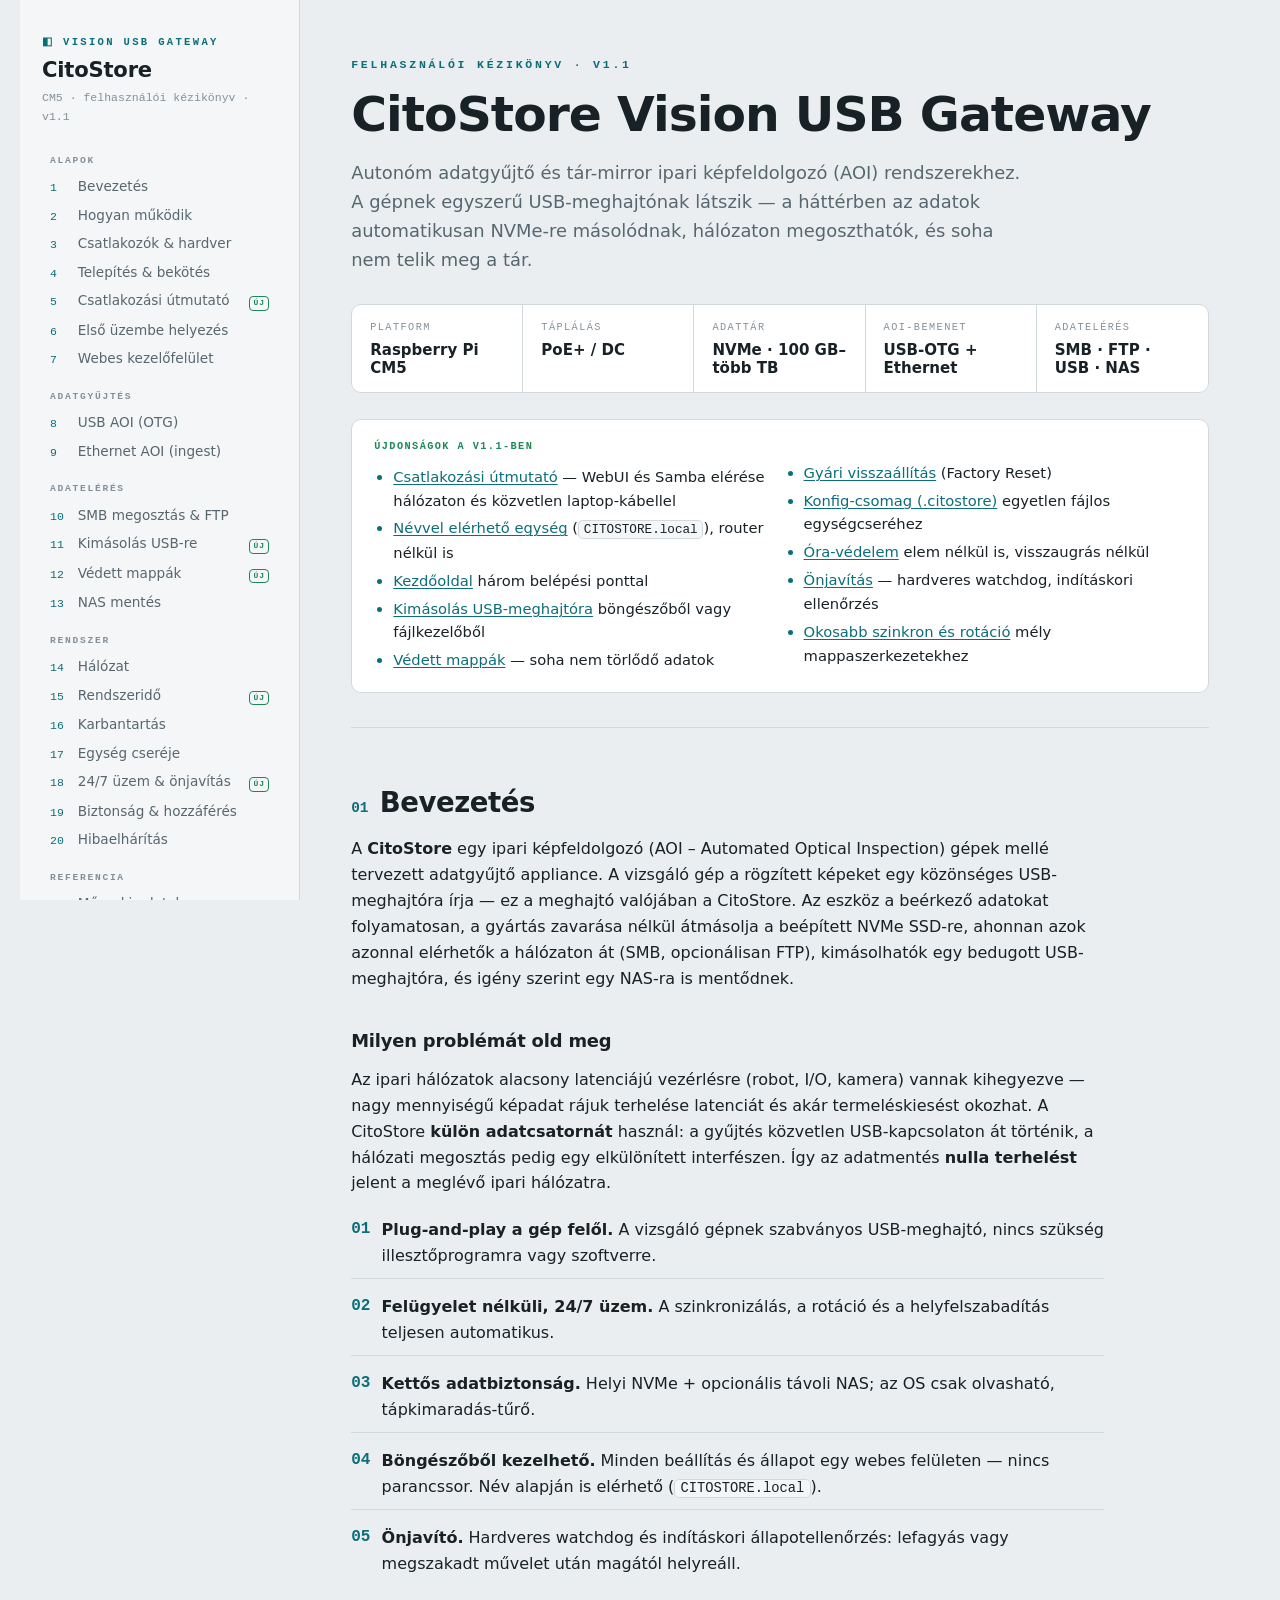
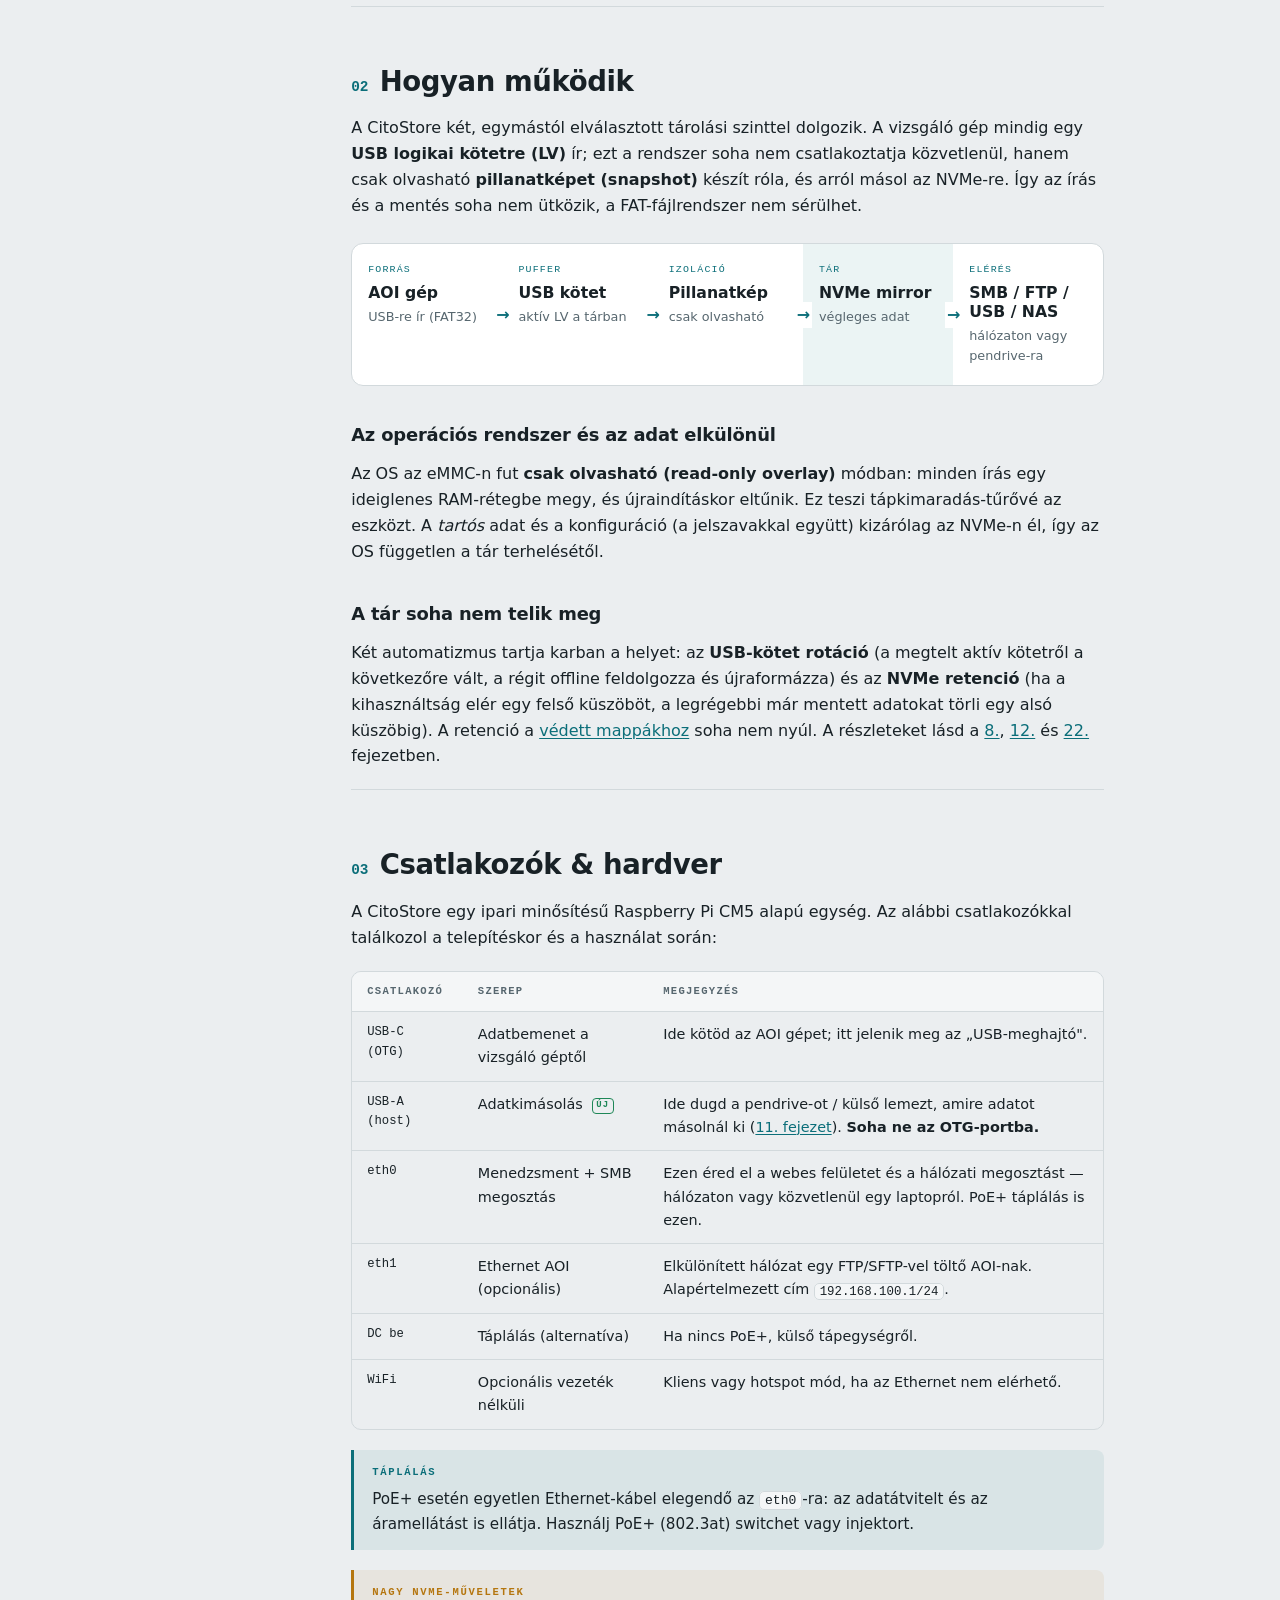
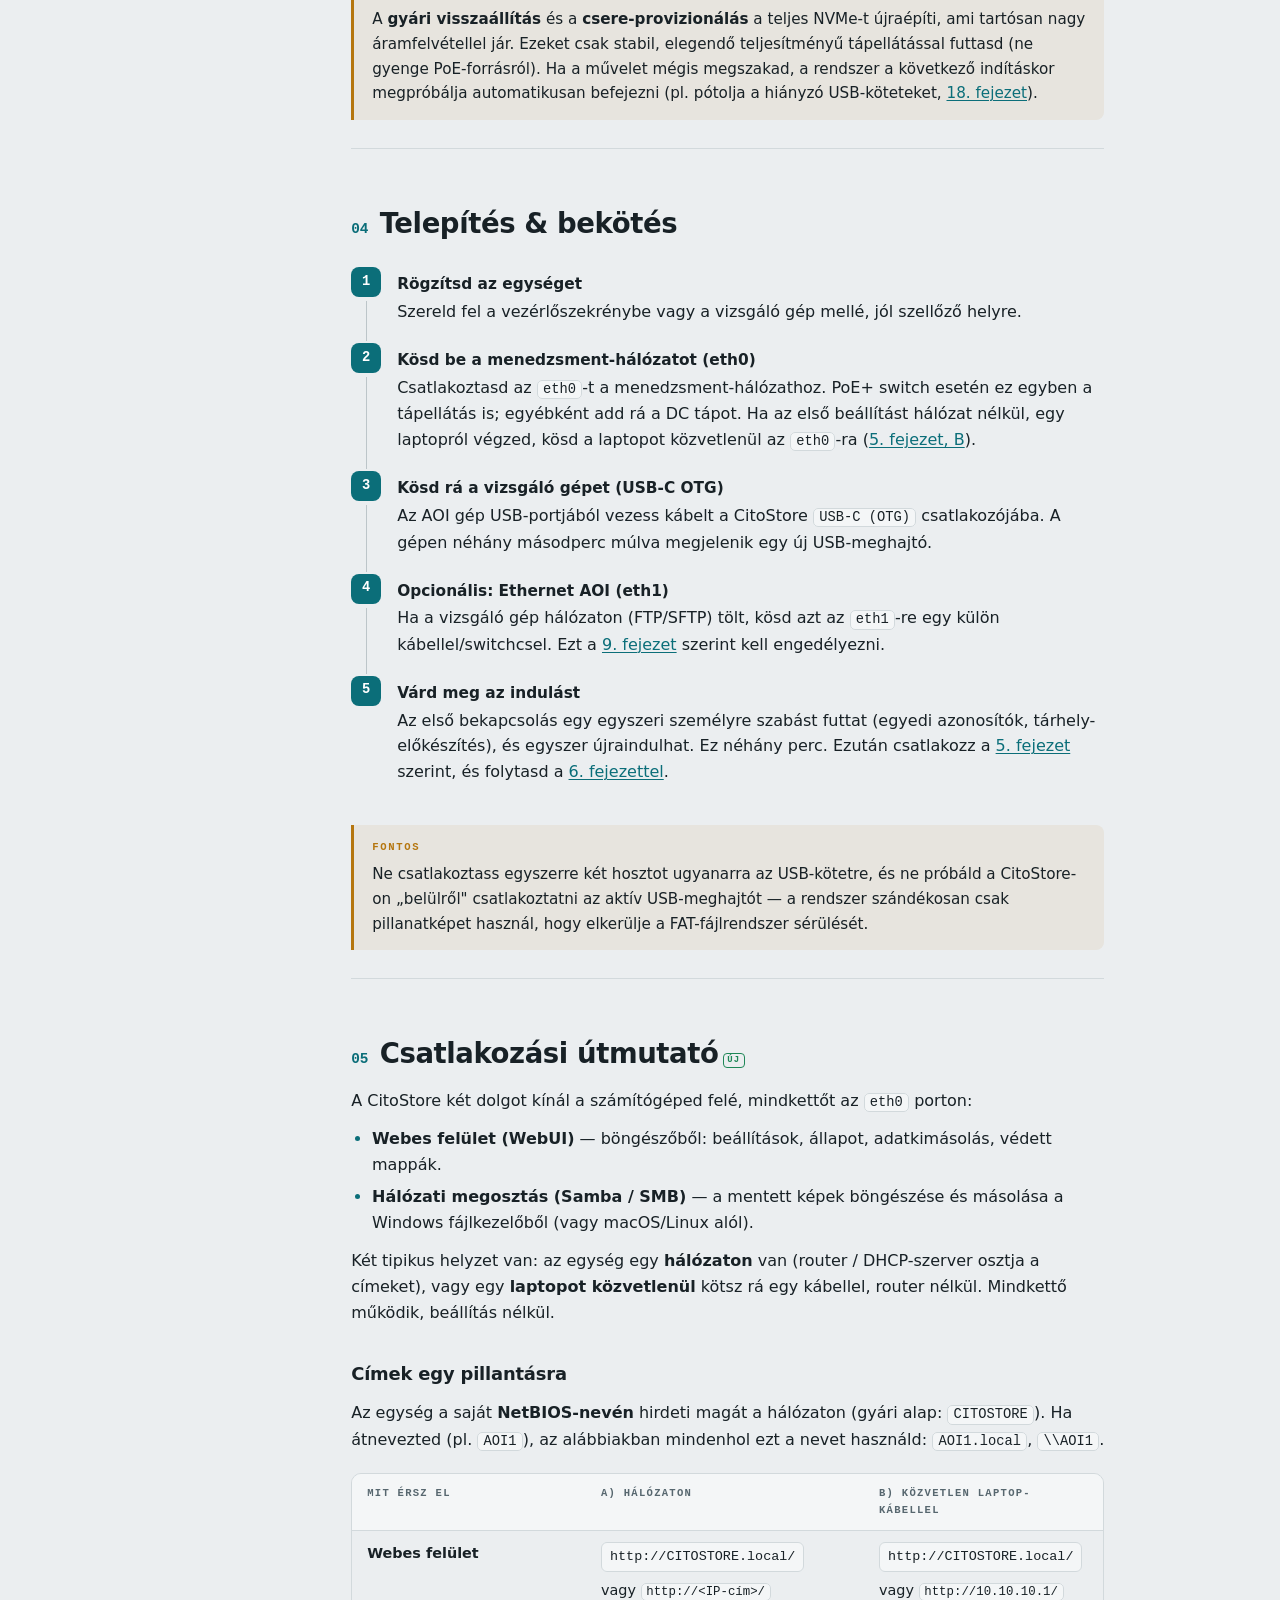
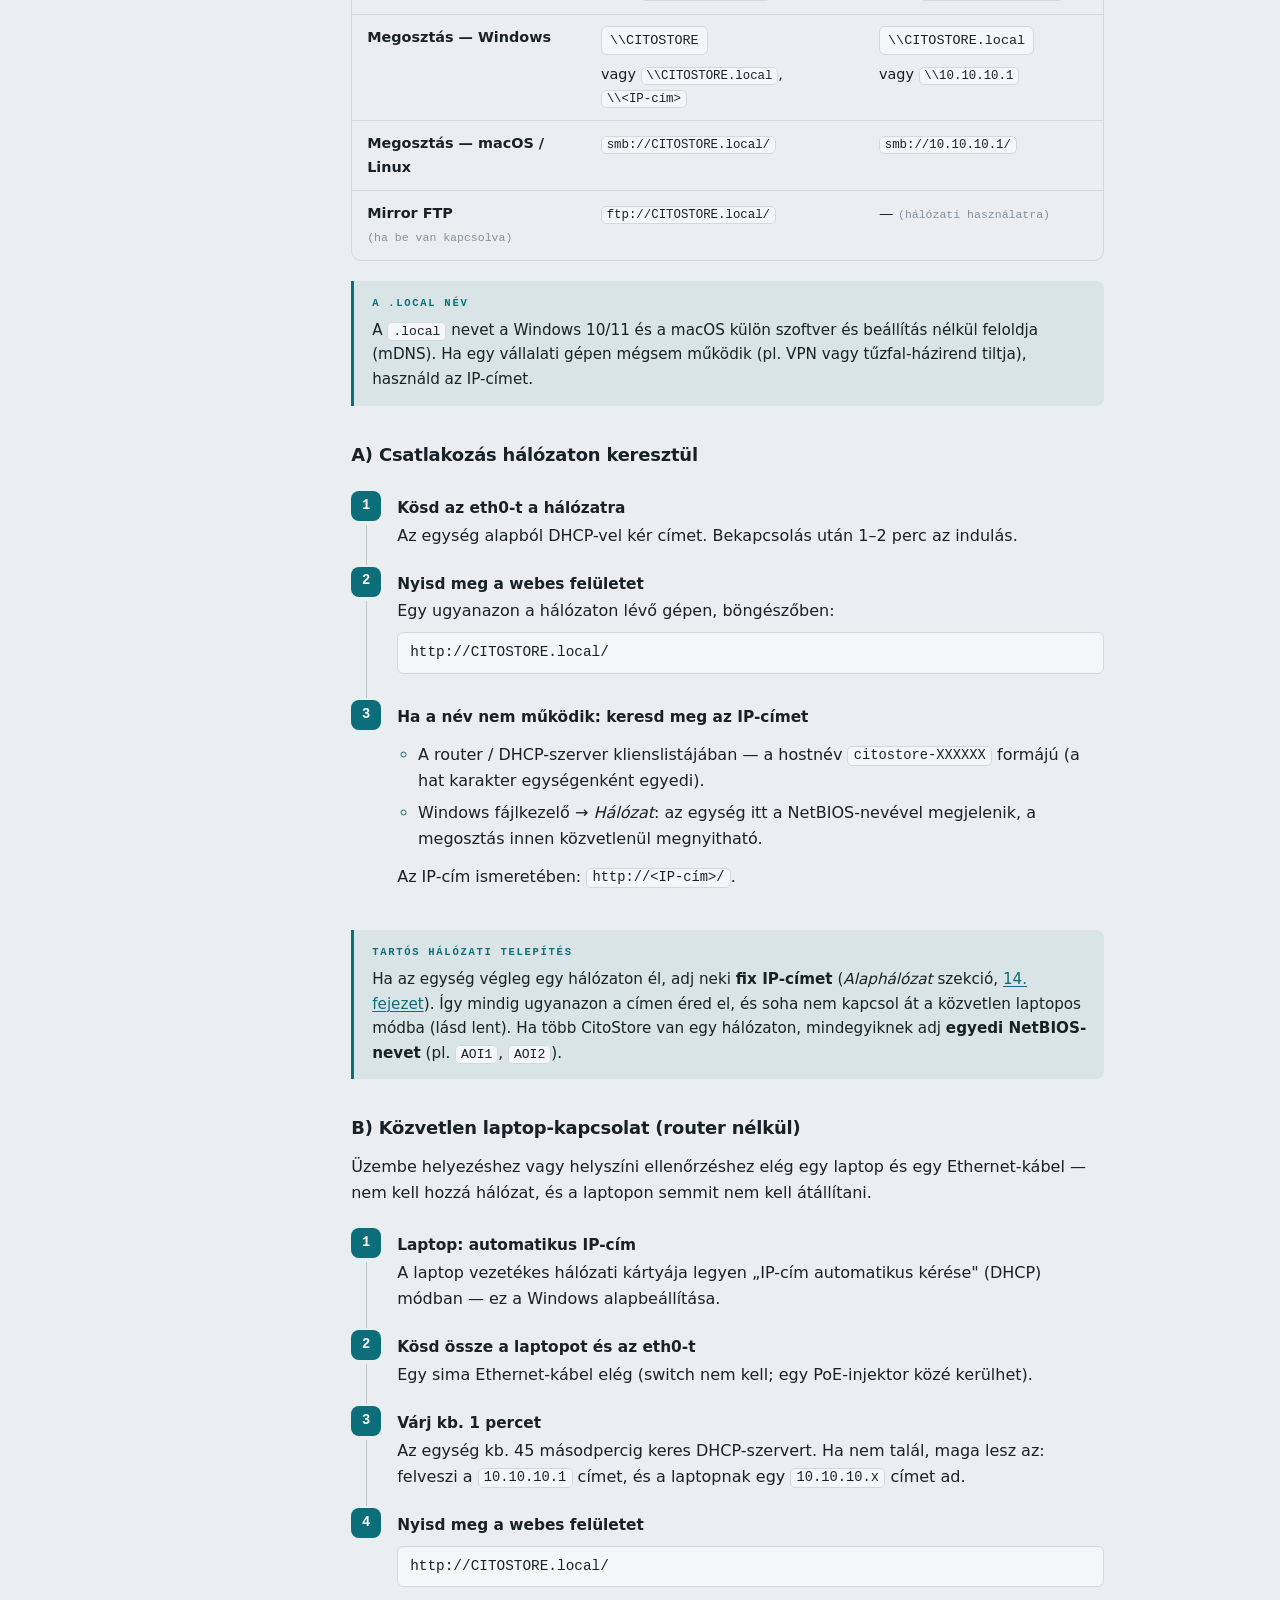
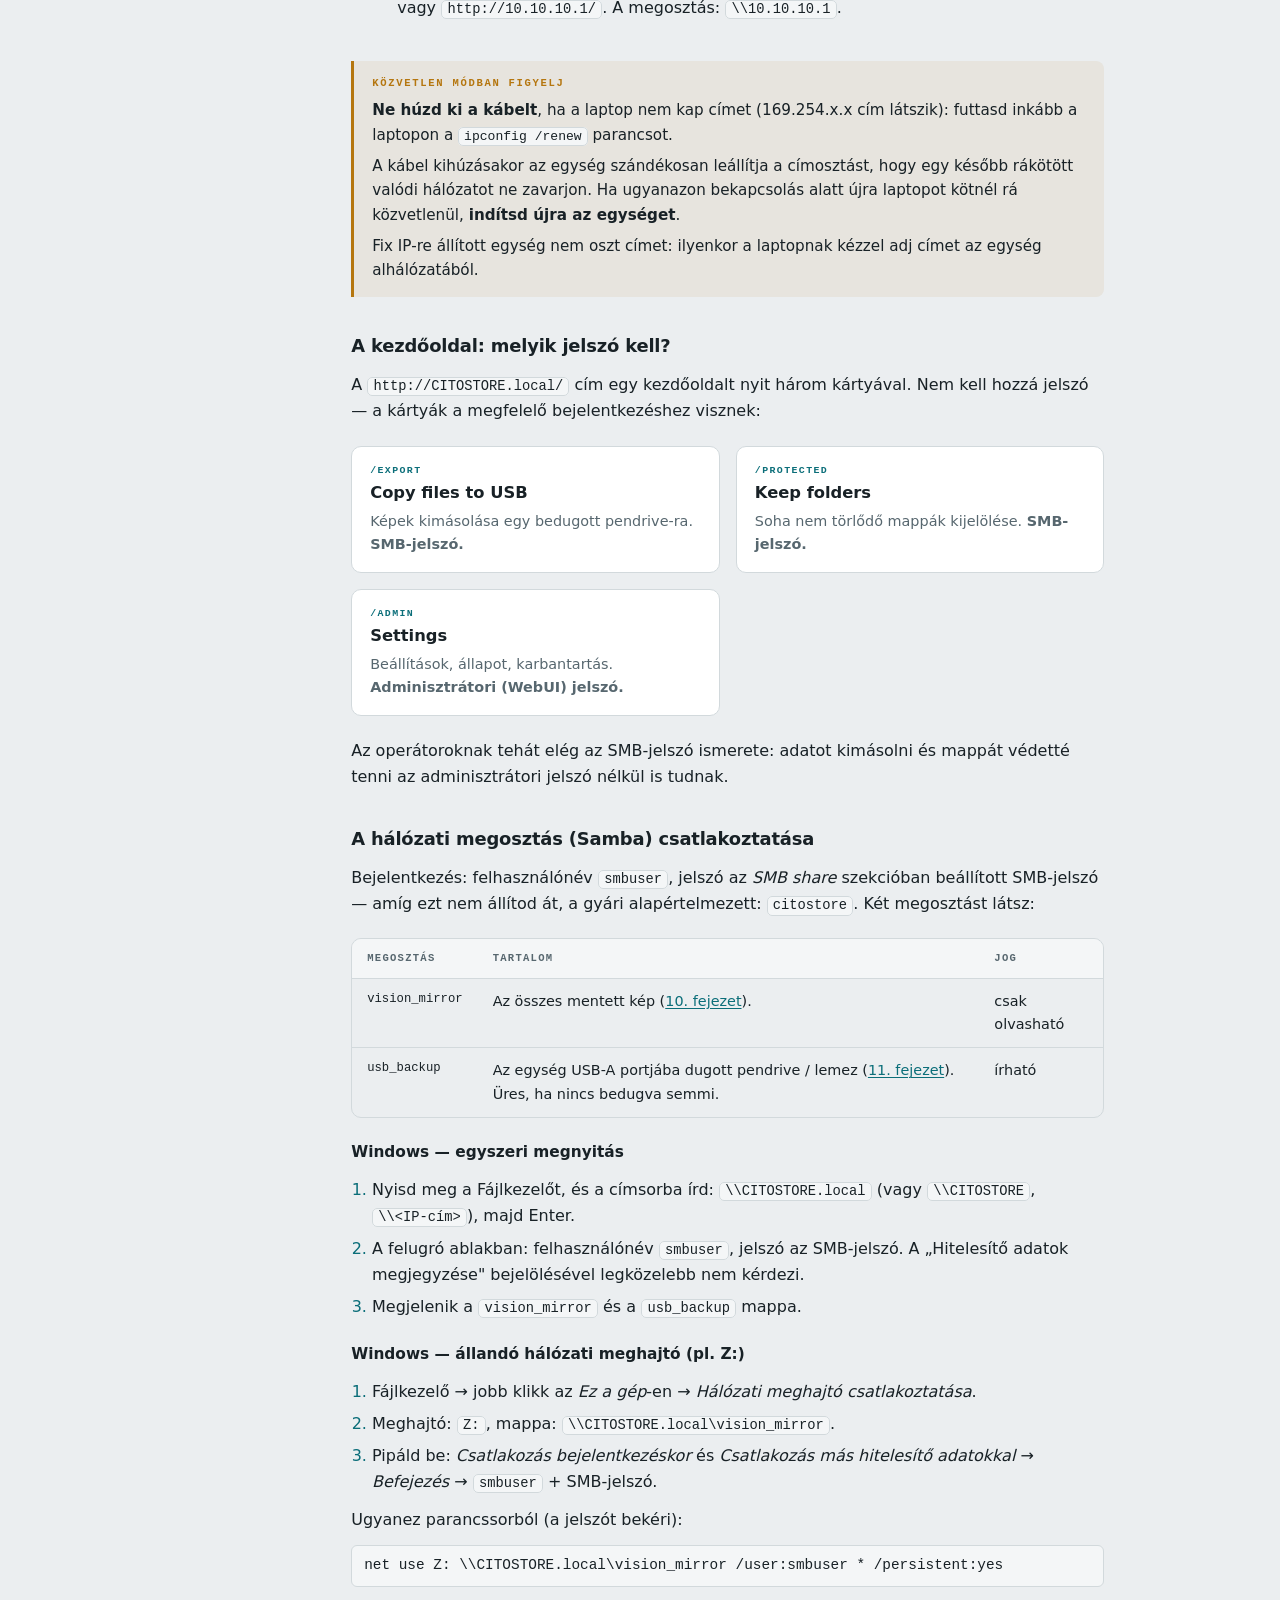
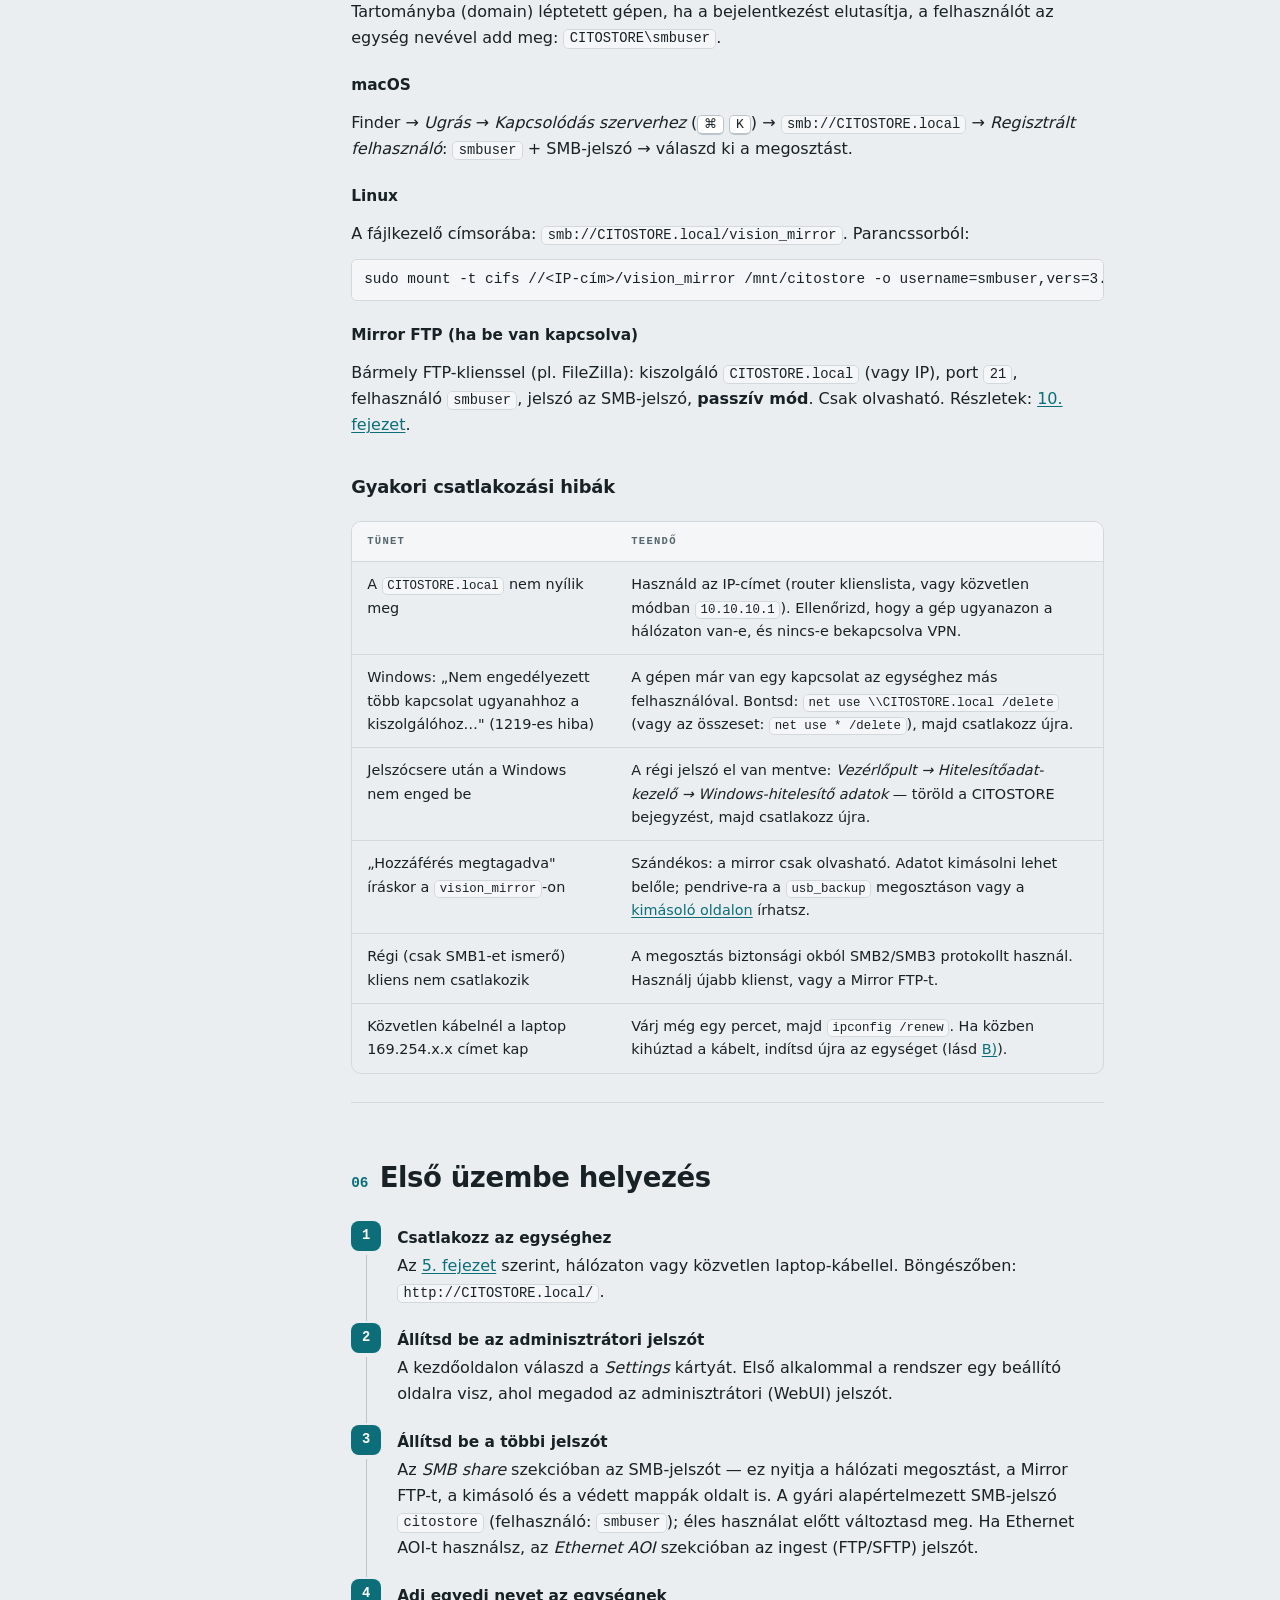
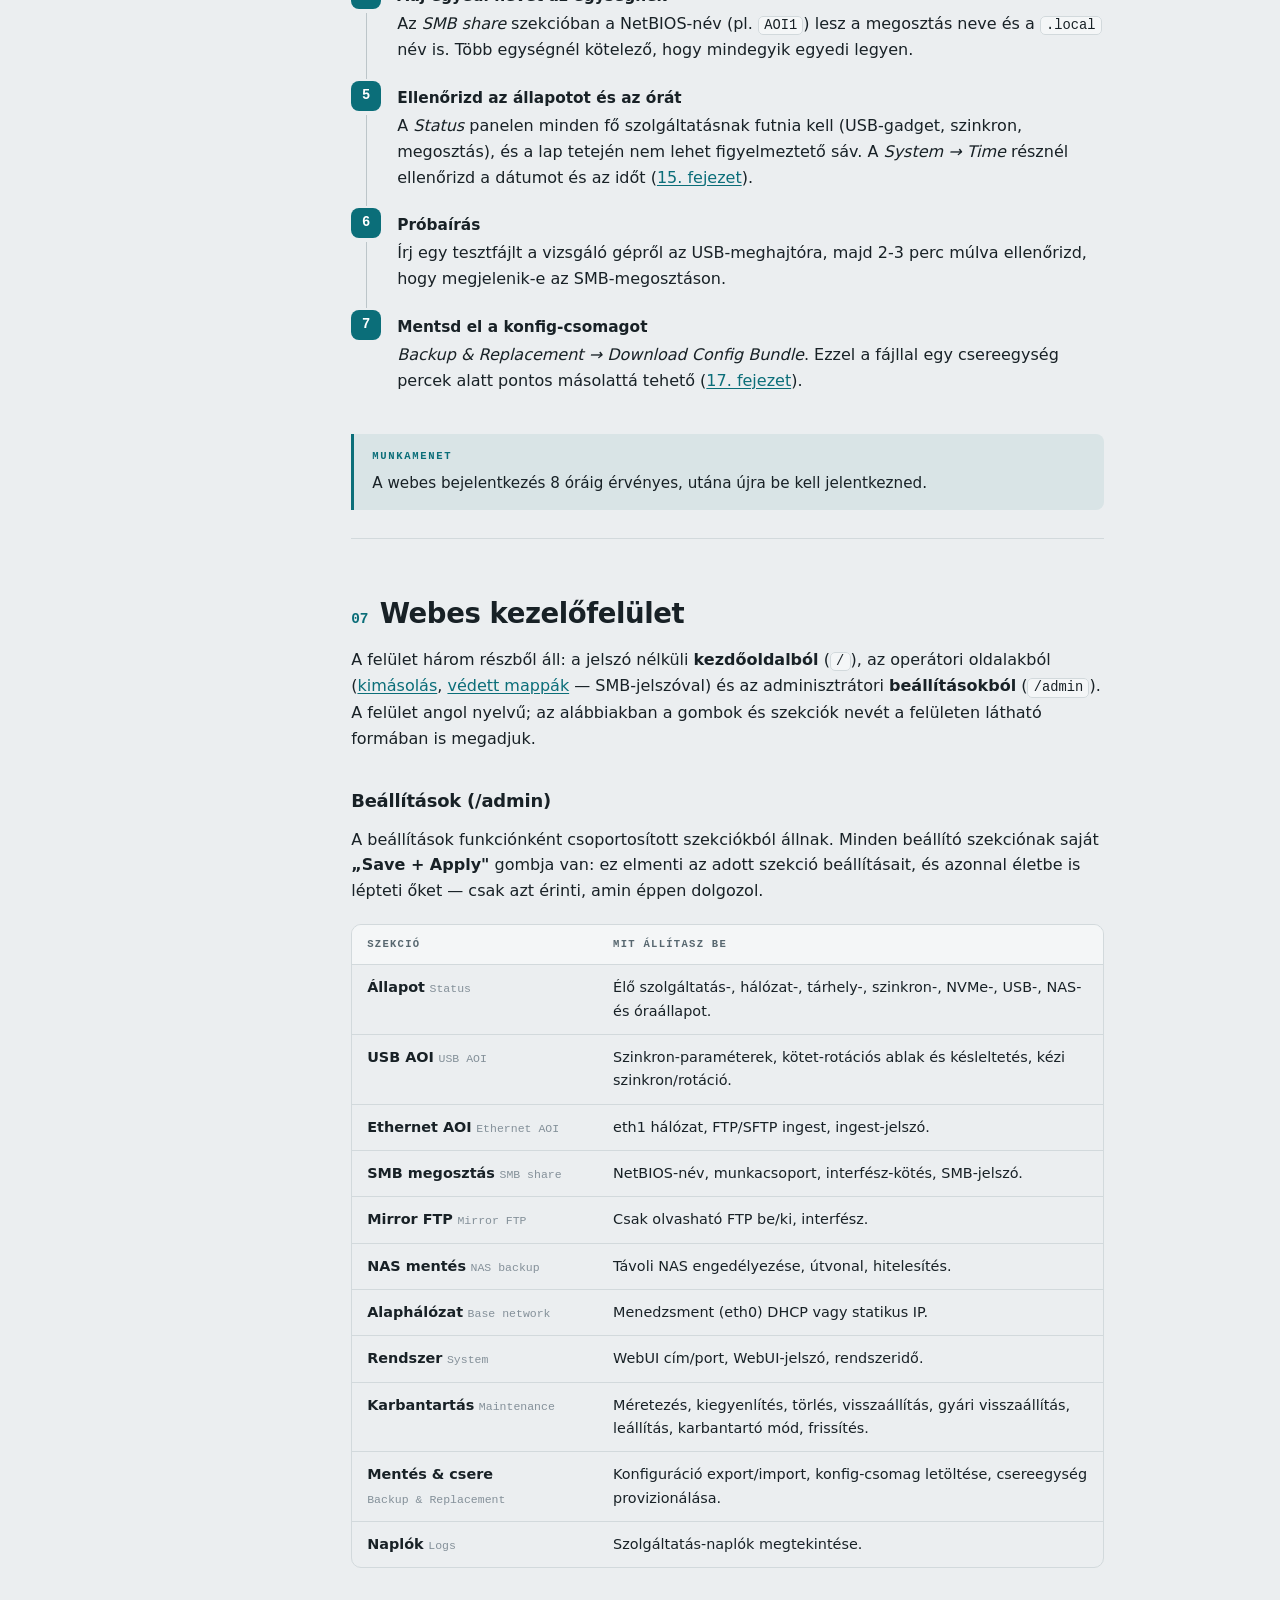
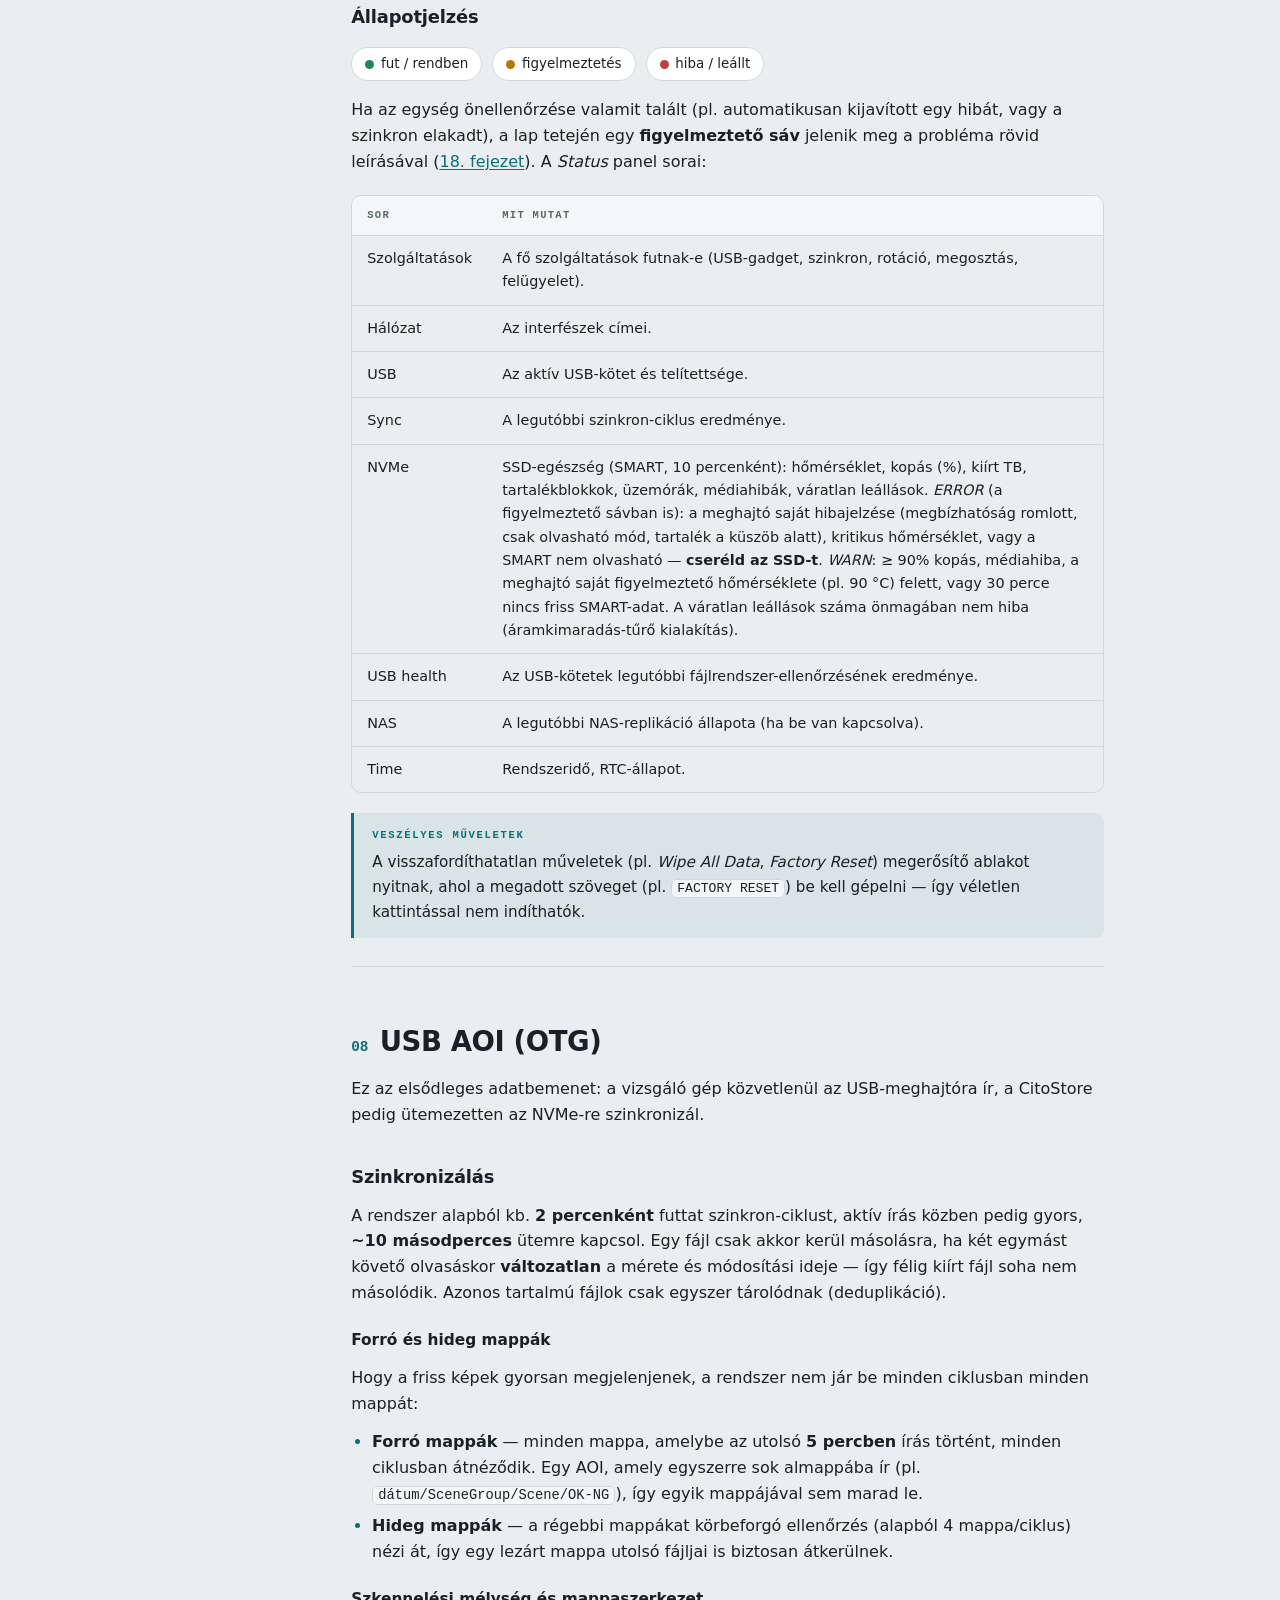
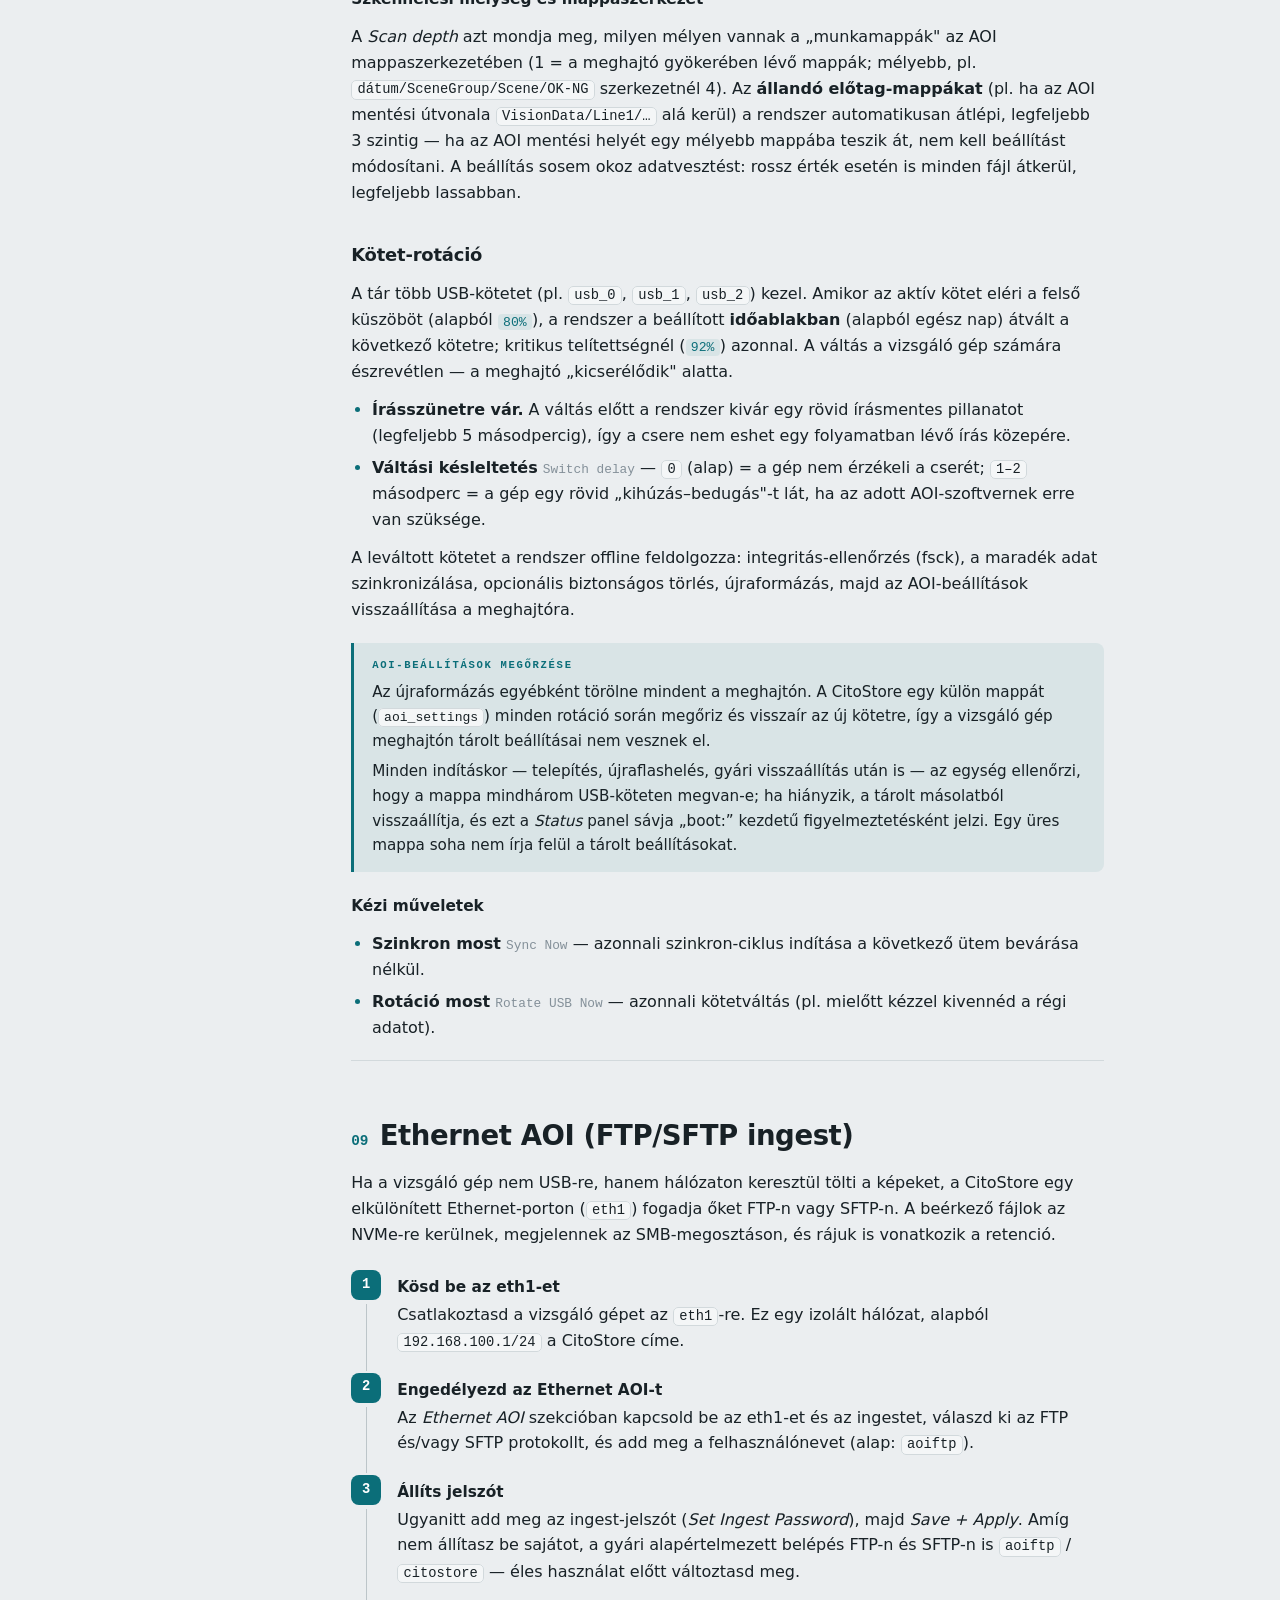
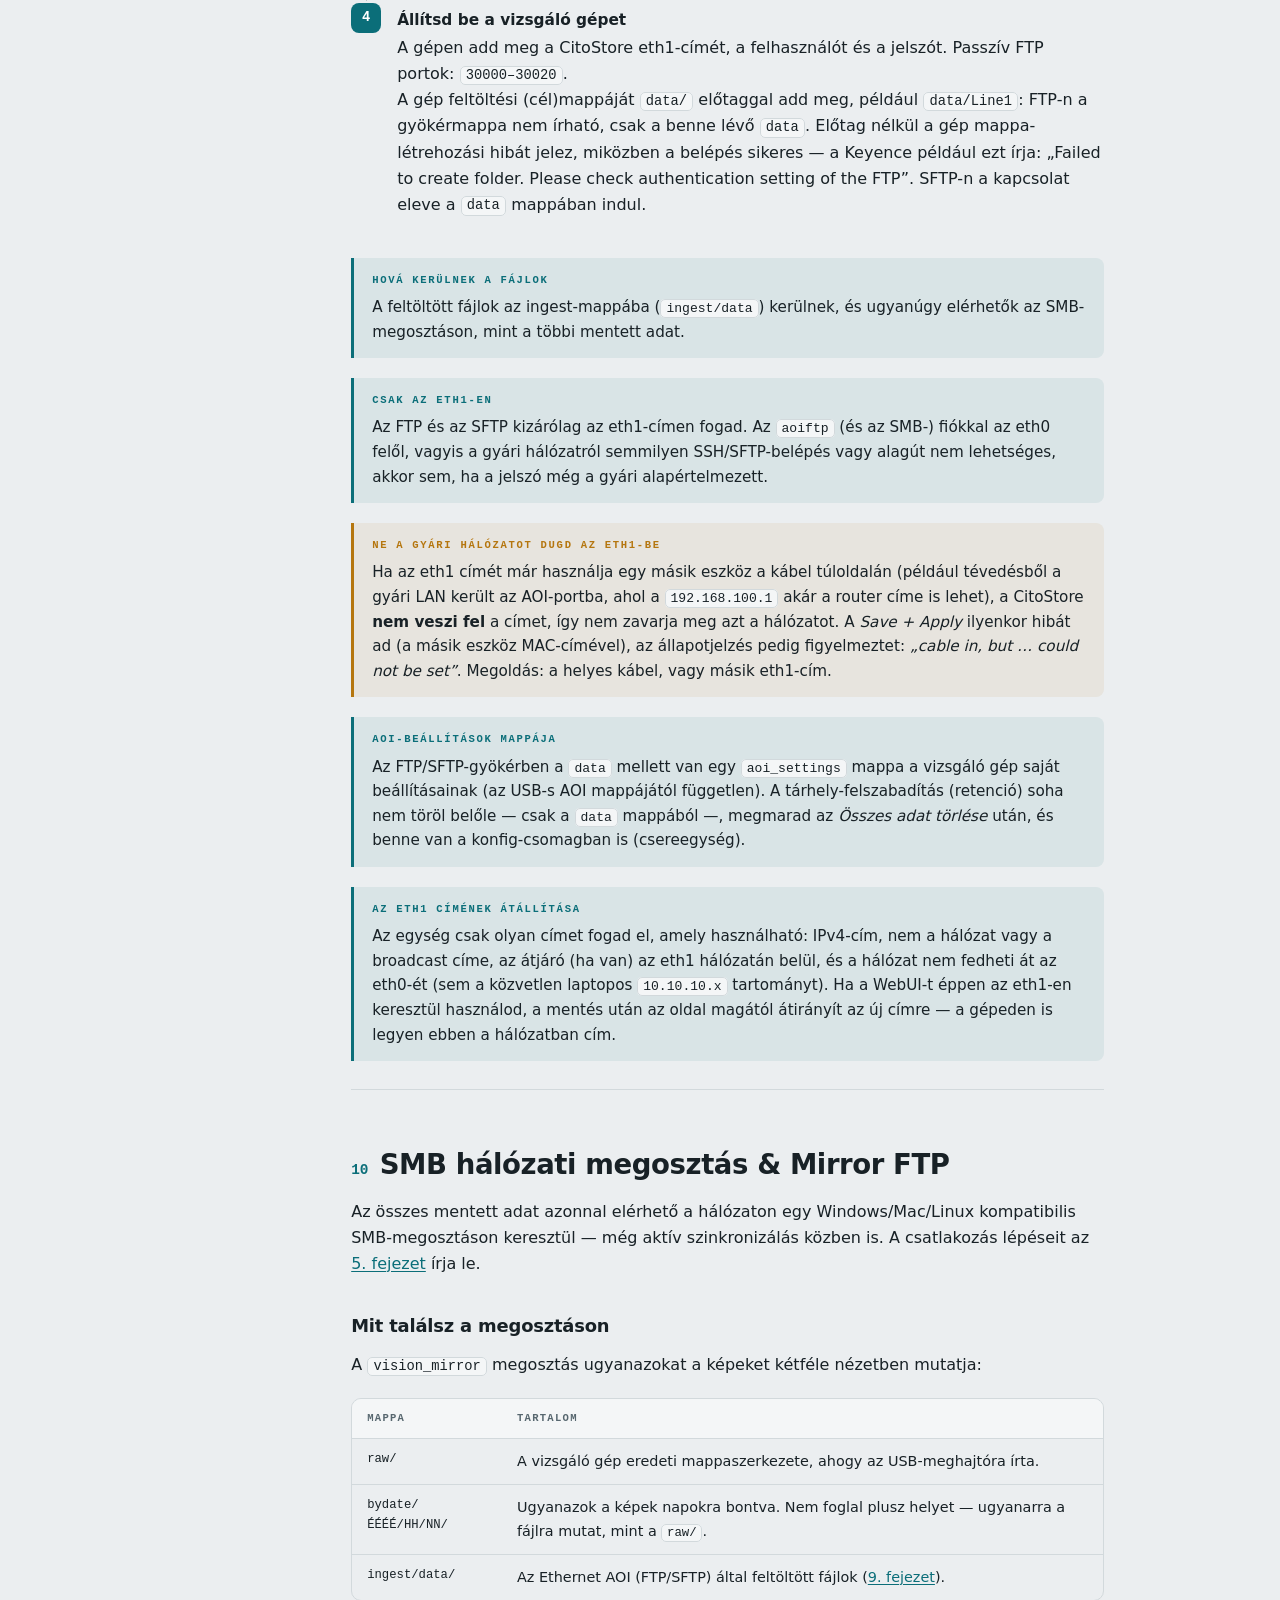
<file: CitoStore_Felhasznaloi_Kezikonyv.html>
<!doctype html>
<html lang="hu">
<head>
<meta charset="utf-8">
<meta name="viewport" content="width=device-width, initial-scale=1">
<title>CitoStore — Felhasználói kézikönyv</title>
<style>
  :root {
    --paper:#EBEEF0; --surface:#FFFFFF; --surface-2:#F4F6F7;
    --ink:#182126; --ink-soft:#57676F; --ink-faint:#849099;
    --accent:#0B6E79; --accent-soft:#0B6E7914; --accent-line:#0B6E7933;
    --line:#D2D9DC; --line-strong:#BCC5C9;
    --ok:#1E8757; --ok-bg:#1E875714;
    --warn:#B5760F; --warn-bg:#B5760F14;
    --crit:#BB4238; --crit-bg:#BB423814;
    --mono:ui-monospace,"Cascadia Code","Cascadia Mono","Consolas","Liberation Mono",monospace;
    --sans:"Segoe UI",system-ui,-apple-system,"Helvetica Neue",Arial,sans-serif;
    --maxw:74ch;
    --rail:280px;
  }
  @media (prefers-color-scheme:dark){
    :root{
      --paper:#0D1417; --surface:#131C21; --surface-2:#0F171B;
      --ink:#DCE4E7; --ink-soft:#93A2AA; --ink-faint:#63737B;
      --accent:#31AEBC; --accent-soft:#31AEBC1F; --accent-line:#31AEBC40;
      --line:#25333A; --line-strong:#31424A;
      --ok:#3FB983; --ok-bg:#3FB98318;
      --warn:#D9992E; --warn-bg:#D9992E18;
      --crit:#D96A60; --crit-bg:#D96A6018;
    }
  }
  :root[data-theme="light"]{
    --paper:#EBEEF0; --surface:#FFFFFF; --surface-2:#F4F6F7;
    --ink:#182126; --ink-soft:#57676F; --ink-faint:#849099;
    --accent:#0B6E79; --accent-soft:#0B6E7914; --accent-line:#0B6E7933;
    --line:#D2D9DC; --line-strong:#BCC5C9;
    --ok:#1E8757; --ok-bg:#1E875714; --warn:#B5760F; --warn-bg:#B5760F14;
    --crit:#BB4238; --crit-bg:#BB423814;
  }
  :root[data-theme="dark"]{
    --paper:#0D1417; --surface:#131C21; --surface-2:#0F171B;
    --ink:#DCE4E7; --ink-soft:#93A2AA; --ink-faint:#63737B;
    --accent:#31AEBC; --accent-soft:#31AEBC1F; --accent-line:#31AEBC40;
    --line:#25333A; --line-strong:#31424A;
    --ok:#3FB983; --ok-bg:#3FB98318; --warn:#D9992E; --warn-bg:#D9992E18;
    --crit:#D96A60; --crit-bg:#D96A6018;
  }

  *{box-sizing:border-box}
  html{scroll-behavior:smooth}
  @media (prefers-reduced-motion:reduce){html{scroll-behavior:auto}}
  body{margin:0;background:var(--paper);color:var(--ink);font-family:var(--sans);
    font-size:16px;line-height:1.62;-webkit-font-smoothing:antialiased;
    text-rendering:optimizeLegibility}

  .layout{display:grid;grid-template-columns:var(--rail) minmax(0,1fr);gap:0;
    max-width:1240px;margin:0 auto;align-items:start}

  /* ---- Sidebar ---- */
  .rail{position:sticky;top:0;height:100vh;overflow-y:auto;padding:34px 22px 40px;
    border-right:1px solid var(--line);background:var(--surface-2)}
  .brand{display:flex;flex-direction:column;gap:2px;margin-bottom:26px}
  .brand .glyph{font-family:var(--mono);font-size:.66rem;letter-spacing:.22em;
    color:var(--accent);font-weight:600}
  .brand .name{font-size:1.32rem;font-weight:700;letter-spacing:-.01em}
  .brand .model{font-family:var(--mono);font-size:.72rem;color:var(--ink-faint)}
  nav.toc{font-size:.85rem}
  nav.toc a{display:flex;gap:.6em;align-items:baseline;text-decoration:none;
    color:var(--ink-soft);padding:5px 8px;border-radius:6px;line-height:1.35}
  nav.toc a:hover{color:var(--ink);background:var(--accent-soft)}
  nav.toc a .n{font-family:var(--mono);font-size:.72rem;color:var(--accent);
    min-width:1.7em;font-variant-numeric:tabular-nums}
  nav.toc a.spacer{margin-top:.5em}
  nav.toc a:focus-visible{outline:2px solid var(--accent);outline-offset:1px}

  /* ---- Main ---- */
  main{padding:0 clamp(20px,4vw,64px) 96px;min-width:0}
  .masthead{padding:56px 0 34px;border-bottom:1px solid var(--line)}
  .eyebrow{font-family:var(--mono);font-size:.72rem;letter-spacing:.24em;
    text-transform:uppercase;color:var(--accent);font-weight:600;margin:0 0 14px}
  .masthead h1{font-size:clamp(2.1rem,5vw,3.05rem);line-height:1.05;margin:0;
    font-weight:750;letter-spacing:-.02em;text-wrap:balance}
  .masthead .lede{margin:18px 0 0;font-size:1.12rem;color:var(--ink-soft);
    max-width:60ch}

  .specstrip{display:flex;flex-wrap:wrap;gap:0;margin-top:30px;
    border:1px solid var(--line);border-radius:10px;overflow:hidden;background:var(--surface)}
  .specstrip .cell{flex:1 1 140px;padding:14px 18px;border-right:1px solid var(--line)}
  .specstrip .cell:last-child{border-right:0}
  .specstrip .k{font-family:var(--mono);font-size:.64rem;letter-spacing:.14em;
    text-transform:uppercase;color:var(--ink-faint);margin-bottom:5px}
  .specstrip .v{font-size:.94rem;font-weight:600;line-height:1.25}

  section{padding:52px 0 8px;border-bottom:1px solid var(--line);max-width:var(--maxw)}
  section:last-of-type{border-bottom:0}
  .sec-head{display:flex;align-items:baseline;gap:.7em;margin:0 0 6px}
  .sec-head .num{font-family:var(--mono);font-size:.9rem;color:var(--accent);
    font-weight:600;font-variant-numeric:tabular-nums}
  h2{font-size:1.72rem;font-weight:700;letter-spacing:-.015em;margin:0;text-wrap:balance}
  h3{font-size:1.12rem;font-weight:650;letter-spacing:-.01em;margin:34px 0 6px}
  h4{font-size:.96rem;font-weight:650;margin:22px 0 4px;color:var(--ink)}
  p{margin:12px 0}
  a{color:var(--accent);text-decoration-thickness:1px;text-underline-offset:2px}
  strong{font-weight:650}
  ul,ol{margin:12px 0;padding-left:1.3em}
  li{margin:6px 0}
  li::marker{color:var(--accent)}
  code{font-family:var(--mono);font-size:.86em;background:var(--surface-2);
    border:1px solid var(--line);padding:.08em .38em;border-radius:5px;
    color:var(--ink);white-space:nowrap}

  .kbd{font-family:var(--mono);font-size:.82em;background:var(--surface);
    border:1px solid var(--line-strong);border-bottom-width:2px;border-radius:5px;
    padding:.08em .45em}

  /* Callouts */
  .note{border-left:3px solid var(--accent);background:var(--accent-soft);
    padding:14px 18px;border-radius:0 8px 8px 0;margin:20px 0;font-size:.95rem}
  .note.warn{border-color:var(--warn);background:var(--warn-bg)}
  .note.crit{border-color:var(--crit);background:var(--crit-bg)}
  .note .lab{font-family:var(--mono);font-size:.66rem;letter-spacing:.16em;
    text-transform:uppercase;font-weight:600;display:block;margin-bottom:5px;color:var(--accent)}
  .note.warn .lab{color:var(--warn)} .note.crit .lab{color:var(--crit)}
  .note p{margin:6px 0} .note :first-child{margin-top:0} .note :last-child{margin-bottom:0}

  /* Tables */
  .tbl-wrap{overflow-x:auto;margin:20px 0;border:1px solid var(--line);border-radius:10px}
  table{border-collapse:collapse;width:100%;font-size:.9rem;min-width:520px}
  th,td{text-align:left;padding:11px 15px;border-bottom:1px solid var(--line);vertical-align:top}
  thead th{background:var(--surface-2);font-family:var(--mono);font-size:.66rem;
    letter-spacing:.12em;text-transform:uppercase;color:var(--ink-soft);font-weight:600}
  tbody tr:last-child td{border-bottom:0}
  td.mono,td .mono{font-family:var(--mono);font-size:.85em;font-variant-numeric:tabular-nums}
  td code{white-space:nowrap}
  .def{font-family:var(--mono);font-size:.82em;color:var(--accent);
    background:var(--accent-soft);padding:.05em .4em;border-radius:4px}

  /* Steps */
  ol.steps{counter-reset:step;list-style:none;padding:0;margin:22px 0}
  ol.steps>li{counter-increment:step;position:relative;padding:2px 0 18px 46px;margin:0}
  ol.steps>li::before{content:counter(step);position:absolute;left:0;top:0;
    width:30px;height:30px;border-radius:8px;background:var(--accent);color:#fff;
    font-family:var(--mono);font-size:.86rem;font-weight:600;
    display:grid;place-items:center}
  ol.steps>li:not(:last-child)::after{content:"";position:absolute;left:15px;top:34px;
    bottom:2px;width:1px;background:var(--line-strong)}
  ol.steps>li h4{margin:3px 0 2px}

  /* Data-flow diagram */
  .flow{display:flex;flex-wrap:wrap;align-items:stretch;gap:0;margin:24px 0;
    border:1px solid var(--line);border-radius:12px;overflow:hidden;background:var(--surface)}
  .flow .node{flex:1 1 130px;padding:18px 16px;position:relative;min-width:130px}
  .flow .node:not(:last-child)::after{content:"→";position:absolute;right:-.55em;top:50%;
    transform:translateY(-50%);z-index:2;color:var(--accent);font-weight:700;
    background:var(--surface);padding:0 .1em}
  .flow .node .tag{font-family:var(--mono);font-size:.62rem;letter-spacing:.12em;
    text-transform:uppercase;color:var(--accent);margin-bottom:6px}
  .flow .node .lab{font-weight:650;font-size:.98rem;line-height:1.2}
  .flow .node .sub{font-size:.8rem;color:var(--ink-soft);margin-top:4px}
  .flow .node.data{background:var(--accent-soft)}

  /* Status legend chips */
  .chips{display:flex;flex-wrap:wrap;gap:10px;margin:16px 0}
  .chip{display:inline-flex;align-items:center;gap:.5em;font-size:.84rem;
    border:1px solid var(--line);border-radius:20px;padding:5px 13px;background:var(--surface)}
  .dot{width:9px;height:9px;border-radius:50%}
  .dot.ok{background:var(--ok)} .dot.warn{background:var(--warn)} .dot.crit{background:var(--crit)}

  .lead-list{list-style:none;padding:0}
  .lead-list li{display:flex;gap:.7em;padding:9px 0;border-bottom:1px solid var(--line)}
  .lead-list li:last-child{border-bottom:0}
  .lead-list .ic{font-family:var(--mono);color:var(--accent);font-weight:700}

  footer{max-width:var(--maxw);padding:34px 0 0;color:var(--ink-faint);font-size:.82rem}
  footer .rule{height:1px;background:var(--line);margin-bottom:20px}
  footer code{font-size:.9em}

  a.top{font-family:var(--mono);font-size:.7rem}

  @media (max-width:900px){
    .layout{grid-template-columns:1fr}
    .rail{position:static;height:auto;border-right:0;border-bottom:1px solid var(--line);
      padding:24px 20px}
    nav.toc{columns:2;column-gap:20px}
    main{padding:0 20px 72px}
    .masthead{padding:36px 0 26px}
  }

  /* ---- v1.1 additions ---- */
  nav.toc .grp{font-family:var(--mono);font-size:.6rem;letter-spacing:.18em;
    text-transform:uppercase;color:var(--ink-faint);margin:16px 8px 4px;font-weight:600;
    break-after:avoid}
  nav.toc .grp:first-child{margin-top:0}
  .new{display:inline-block;font-family:var(--mono);font-size:.56rem;letter-spacing:.12em;
    text-transform:uppercase;font-weight:700;color:var(--ok);border:1px solid var(--ok);
    border-radius:4px;padding:0 .38em;line-height:1.55;vertical-align:.18em;margin-left:.5em;
    white-space:nowrap}
  nav.toc .new{font-size:.5rem;margin-left:auto;vertical-align:0}
  .ui{font-family:var(--mono);font-size:.8em;color:var(--ink-faint);font-weight:400;
    white-space:nowrap}
  .whatsnew{margin-top:26px;border:1px solid var(--line);border-radius:10px;
    background:var(--surface);padding:18px 22px}
  .whatsnew .k{font-family:var(--mono);font-size:.64rem;letter-spacing:.14em;
    text-transform:uppercase;color:var(--ok);font-weight:600;margin-bottom:6px}
  .whatsnew ul{margin:6px 0 0;columns:2 280px;column-gap:28px;font-size:.92rem}
  .whatsnew li{margin:4px 0;break-inside:avoid}
  .route{display:grid;grid-template-columns:repeat(auto-fit,minmax(250px,1fr));gap:16px;margin:22px 0}
  .route .card{border:1px solid var(--line);border-radius:10px;background:var(--surface);
    padding:16px 18px}
  .route .card .tag{font-family:var(--mono);font-size:.62rem;letter-spacing:.14em;
    text-transform:uppercase;color:var(--accent);font-weight:600;margin-bottom:4px}
  .route .card .lab{font-weight:650;font-size:1.02rem;line-height:1.25}
  .route .card p{margin:6px 0 0;font-size:.9rem;color:var(--ink-soft)}
  .addr{display:block;font-family:var(--mono);font-size:.9rem;background:var(--surface-2);
    border:1px solid var(--line);border-radius:6px;padding:8px 12px;margin:8px 0;
    overflow-x:auto;white-space:nowrap}
  td .addr{margin:0;padding:3px 8px;font-size:.84rem;display:inline-block}
  .flow .node{flex-basis:108px;min-width:108px}

  @media print{
    html{scroll-behavior:auto}
    body{background:#fff}
    .rail{background:#fff}
    .sec-head,h2,h3,h4{break-after:avoid}
    .note,.flow,.route .card,.whatsnew,tr,ol.steps>li,.specstrip,.chips{break-inside:avoid}
    a{text-decoration:none}
    .addr{white-space:pre-wrap;overflow-wrap:anywhere;overflow:visible}
  }
</style>
</head>
<body>


<div class="layout">
  <aside class="rail">
    <div class="brand">
      <span class="glyph">◧ VISION USB GATEWAY</span>
      <span class="name">CitoStore</span>
      <span class="model">CM5 · felhasználói kézikönyv · v1.1</span>
    </div>
    <nav class="toc" aria-label="Tartalomjegyzék">
      <div class="grp">Alapok</div>
      <a href="#s1"><span class="n">1</span> Bevezetés</a>
      <a href="#s2"><span class="n">2</span> Hogyan működik</a>
      <a href="#s3"><span class="n">3</span> Csatlakozók &amp; hardver</a>
      <a href="#s4"><span class="n">4</span> Telepítés &amp; bekötés</a>
      <a href="#s5"><span class="n">5</span> Csatlakozási útmutató <span class="new">új</span></a>
      <a href="#s6"><span class="n">6</span> Első üzembe helyezés</a>
      <a href="#s7"><span class="n">7</span> Webes kezelőfelület</a>
      <div class="grp">Adatgyűjtés</div>
      <a href="#s8"><span class="n">8</span> USB AOI (OTG)</a>
      <a href="#s9"><span class="n">9</span> Ethernet AOI (ingest)</a>
      <div class="grp">Adatelérés</div>
      <a href="#s10"><span class="n">10</span> SMB megosztás &amp; FTP</a>
      <a href="#s11"><span class="n">11</span> Kimásolás USB-re <span class="new">új</span></a>
      <a href="#s12"><span class="n">12</span> Védett mappák <span class="new">új</span></a>
      <a href="#s13"><span class="n">13</span> NAS mentés</a>
      <div class="grp">Rendszer</div>
      <a href="#s14"><span class="n">14</span> Hálózat</a>
      <a href="#s15"><span class="n">15</span> Rendszeridő <span class="new">új</span></a>
      <a href="#s16"><span class="n">16</span> Karbantartás</a>
      <a href="#s17"><span class="n">17</span> Egység cseréje</a>
      <a href="#s18"><span class="n">18</span> 24/7 üzem &amp; önjavítás <span class="new">új</span></a>
      <a href="#s19"><span class="n">19</span> Biztonság &amp; hozzáférés</a>
      <a href="#s20"><span class="n">20</span> Hibaelhárítás</a>
      <div class="grp">Referencia</div>
      <a href="#s21"><span class="n">21</span> Műszaki adatok</a>
      <a href="#s22"><span class="n">22</span> Konfig-referencia</a>
    </nav>
  </aside>

  <main>
    <header class="masthead">
      <p class="eyebrow">Felhasználói kézikönyv · v1.1</p>
      <h1>CitoStore Vision USB Gateway</h1>
      <p class="lede">Autonóm adatgyűjtő és tár-mirror ipari képfeldolgozó (AOI)
        rendszerekhez. A gépnek egyszerű USB-meghajtónak látszik — a háttérben az
        adatok automatikusan NVMe-re másolódnak, hálózaton megoszthatók, és soha
        nem telik meg a tár.</p>

      <div class="specstrip">
        <div class="cell"><div class="k">Platform</div><div class="v">Raspberry Pi CM5</div></div>
        <div class="cell"><div class="k">Táplálás</div><div class="v">PoE+ / DC</div></div>
        <div class="cell"><div class="k">Adattár</div><div class="v">NVMe · 100&nbsp;GB–több&nbsp;TB</div></div>
        <div class="cell"><div class="k">AOI-bemenet</div><div class="v">USB-OTG + Ethernet</div></div>
        <div class="cell"><div class="k">Adatelérés</div><div class="v">SMB · FTP · USB · NAS</div></div>
      </div>

      <div class="whatsnew">
        <div class="k">Újdonságok a v1.1-ben</div>
        <ul>
          <li><a href="#s5">Csatlakozási útmutató</a> — WebUI és Samba elérése hálózaton és közvetlen laptop-kábellel</li>
          <li><a href="#s5-name">Névvel elérhető egység</a> (<code>CITOSTORE.local</code>), router nélkül is</li>
          <li><a href="#s7">Kezdőoldal</a> három belépési ponttal</li>
          <li><a href="#s11">Kimásolás USB-meghajtóra</a> böngészőből vagy fájlkezelőből</li>
          <li><a href="#s12">Védett mappák</a> — soha nem törlődő adatok</li>
          <li><a href="#s16-reset">Gyári visszaállítás</a> (Factory Reset)</li>
          <li><a href="#s17">Konfig-csomag (.citostore)</a> egyetlen fájlos egységcseréhez</li>
          <li><a href="#s15">Óra-védelem</a> elem nélkül is, visszaugrás nélkül</li>
          <li><a href="#s18">Önjavítás</a> — hardveres watchdog, indításkori ellenőrzés</li>
          <li><a href="#s8">Okosabb szinkron és rotáció</a> mély mappaszerkezetekhez</li>
        </ul>
      </div>
    </header>

    <!-- 1 -->
    <section id="s1">
      <div class="sec-head"><span class="num">01</span><h2>Bevezetés</h2></div>
      <p>A <strong>CitoStore</strong> egy ipari képfeldolgozó (AOI – Automated
        Optical Inspection) gépek mellé tervezett adatgyűjtő appliance. A vizsgáló
        gép a rögzített képeket egy közönséges USB-meghajtóra írja — ez a meghajtó
        valójában a CitoStore. Az eszköz a beérkező adatokat folyamatosan, a
        gyártás zavarása nélkül átmásolja a beépített NVMe SSD-re, ahonnan azok
        azonnal elérhetők a hálózaton át (SMB, opcionálisan FTP), kimásolhatók egy
        bedugott USB-meghajtóra, és igény szerint egy NAS-ra is mentődnek.</p>

      <h3>Milyen problémát old meg</h3>
      <p>Az ipari hálózatok alacsony latenciájú vezérlésre (robot, I/O, kamera)
        vannak kihegyezve — nagy mennyiségű képadat rájuk terhelése latenciát és
        akár termeléskiesést okozhat. A CitoStore <strong>külön adatcsatornát</strong>
        használ: a gyűjtés közvetlen USB-kapcsolaton át történik, a hálózati
        megosztás pedig egy elkülönített interfészen. Így az adatmentés
        <strong>nulla terhelést</strong> jelent a meglévő ipari hálózatra.</p>

      <ul class="lead-list">
        <li><span class="ic">01</span><span><strong>Plug-and-play a gép felől.</strong> A vizsgáló gépnek szabványos USB-meghajtó, nincs szükség illesztőprogramra vagy szoftverre.</span></li>
        <li><span class="ic">02</span><span><strong>Felügyelet nélküli, 24/7 üzem.</strong> A szinkronizálás, a rotáció és a helyfelszabadítás teljesen automatikus.</span></li>
        <li><span class="ic">03</span><span><strong>Kettős adatbiztonság.</strong> Helyi NVMe + opcionális távoli NAS; az OS csak olvasható, tápkimaradás-tűrő.</span></li>
        <li><span class="ic">04</span><span><strong>Böngészőből kezelhető.</strong> Minden beállítás és állapot egy webes felületen — nincs parancssor. Név alapján is elérhető (<code>CITOSTORE.local</code>).</span></li>
        <li><span class="ic">05</span><span><strong>Önjavító.</strong> Hardveres watchdog és indításkori állapotellenőrzés: lefagyás vagy megszakadt művelet után magától helyreáll.</span></li>
      </ul>
    </section>

    <!-- 2 -->
    <section id="s2">
      <div class="sec-head"><span class="num">02</span><h2>Hogyan működik</h2></div>
      <p>A CitoStore két, egymástól elválasztott tárolási szinttel dolgozik. A
        vizsgáló gép mindig egy <strong>USB logikai kötetre (LV)</strong> ír; ezt a
        rendszer soha nem csatlakoztatja közvetlenül, hanem csak olvasható
        <strong>pillanatképet (snapshot)</strong> készít róla, és arról másol az
        NVMe-re. Így az írás és a mentés soha nem ütközik, a FAT-fájlrendszer nem
        sérülhet.</p>

      <div class="flow" role="img" aria-label="Adatfolyam: vizsgáló gép, USB kötet, pillanatkép, NVMe, megosztás">
        <div class="node"><div class="tag">Forrás</div><div class="lab">AOI gép</div><div class="sub">USB-re ír (FAT32)</div></div>
        <div class="node"><div class="tag">Puffer</div><div class="lab">USB kötet</div><div class="sub">aktív LV a tárban</div></div>
        <div class="node"><div class="tag">Izoláció</div><div class="lab">Pillanatkép</div><div class="sub">csak olvasható</div></div>
        <div class="node data"><div class="tag">Tár</div><div class="lab">NVMe mirror</div><div class="sub">végleges adat</div></div>
        <div class="node"><div class="tag">Elérés</div><div class="lab">SMB / FTP / USB / NAS</div><div class="sub">hálózaton vagy pendrive-ra</div></div>
      </div>

      <h3>Az operációs rendszer és az adat elkülönül</h3>
      <p>Az OS az eMMC-n fut <strong>csak olvasható (read-only overlay)</strong>
        módban: minden írás egy ideiglenes RAM-rétegbe megy, és újraindításkor
        eltűnik. Ez teszi tápkimaradás-tűrővé az eszközt. A <em>tartós</em> adat és a
        konfiguráció (a jelszavakkal együtt) kizárólag az NVMe-n él, így az OS
        független a tár terhelésétől.</p>

      <h3>A tár soha nem telik meg</h3>
      <p>Két automatizmus tartja karban a helyet: az <strong>USB-kötet rotáció</strong>
        (a megtelt aktív kötetről a következőre vált, a régit offline feldolgozza és
        újraformázza) és az <strong>NVMe retenció</strong> (ha a kihasználtság elér egy
        felső küszöböt, a legrégebbi már mentett adatokat törli egy alsó küszöbig).
        A retenció a <a href="#s12">védett mappákhoz</a> soha nem nyúl. A részleteket
        lásd a <a href="#s8">8.</a>, <a href="#s12">12.</a> és <a href="#s22">22.</a> fejezetben.</p>
    </section>

    <!-- 3 -->
    <section id="s3">
      <div class="sec-head"><span class="num">03</span><h2>Csatlakozók &amp; hardver</h2></div>
      <p>A CitoStore egy ipari minősítésű Raspberry Pi CM5 alapú egység. Az alábbi
        csatlakozókkal találkozol a telepítéskor és a használat során:</p>

      <div class="tbl-wrap">
      <table>
        <thead><tr><th>Csatlakozó</th><th>Szerep</th><th>Megjegyzés</th></tr></thead>
        <tbody>
          <tr><td class="mono">USB-C (OTG)</td><td>Adatbemenet a vizsgáló géptől</td><td>Ide kötöd az AOI gépet; itt jelenik meg az „USB-meghajtó".</td></tr>
          <tr><td class="mono">USB-A (host)</td><td>Adatkimásolás <span class="new">új</span></td><td>Ide dugd a pendrive-ot / külső lemezt, amire adatot másolnál ki (<a href="#s11">11. fejezet</a>). <strong>Soha ne az OTG-portba.</strong></td></tr>
          <tr><td class="mono">eth0</td><td>Menedzsment + SMB megosztás</td><td>Ezen éred el a webes felületet és a hálózati megosztást — hálózaton vagy közvetlenül egy laptopról. PoE+ táplálás is ezen.</td></tr>
          <tr><td class="mono">eth1</td><td>Ethernet AOI (opcionális)</td><td>Elkülönített hálózat egy FTP/SFTP-vel töltő AOI-nak. Alapértelmezett cím <code>192.168.100.1/24</code>.</td></tr>
          <tr><td class="mono">DC be</td><td>Táplálás (alternatíva)</td><td>Ha nincs PoE+, külső tápegységről.</td></tr>
          <tr><td class="mono">WiFi</td><td>Opcionális vezeték nélküli</td><td>Kliens vagy hotspot mód, ha az Ethernet nem elérhető.</td></tr>
        </tbody>
      </table>
      </div>

      <div class="note">
        <span class="lab">Táplálás</span>
        <p>PoE+ esetén egyetlen Ethernet-kábel elegendő az <code>eth0</code>-ra: az
          adatátvitelt és az áramellátást is ellátja. Használj PoE+ (802.3at)
          switchet vagy injektort.</p>
      </div>
      <div class="note warn">
        <span class="lab">Nagy NVMe-műveletek</span>
        <p>A <strong>gyári visszaállítás</strong> és a <strong>csere-provizionálás</strong>
          a teljes NVMe-t újraépíti, ami tartósan nagy áramfelvétellel jár. Ezeket csak
          stabil, elegendő teljesítményű tápellátással futtasd (ne gyenge PoE-forrásról).
          Ha a művelet mégis megszakad, a rendszer a következő indításkor megpróbálja
          automatikusan befejezni (pl. pótolja a hiányzó USB-köteteket,
          <a href="#s18">18. fejezet</a>).</p>
      </div>
    </section>

    <!-- 4 -->
    <section id="s4">
      <div class="sec-head"><span class="num">04</span><h2>Telepítés &amp; bekötés</h2></div>
      <ol class="steps">
        <li><h4>Rögzítsd az egységet</h4>
          Szereld fel a vezérlőszekrénybe vagy a vizsgáló gép mellé, jól szellőző helyre.</li>
        <li><h4>Kösd be a menedzsment-hálózatot (eth0)</h4>
          Csatlakoztasd az <code>eth0</code>-t a menedzsment-hálózathoz. PoE+ switch esetén
          ez egyben a tápellátás is; egyébként add rá a DC tápot. Ha az első beállítást
          hálózat nélkül, egy laptopról végzed, kösd a laptopot közvetlenül az
          <code>eth0</code>-ra (<a href="#s5-direct">5. fejezet, B</a>).</li>
        <li><h4>Kösd rá a vizsgáló gépet (USB-C OTG)</h4>
          Az AOI gép USB-portjából vezess kábelt a CitoStore <code>USB-C (OTG)</code>
          csatlakozójába. A gépen néhány másodperc múlva megjelenik egy új USB-meghajtó.</li>
        <li><h4>Opcionális: Ethernet AOI (eth1)</h4>
          Ha a vizsgáló gép hálózaton (FTP/SFTP) tölt, kösd azt az <code>eth1</code>-re
          egy külön kábellel/switchcsel. Ezt a <a href="#s9">9. fejezet</a> szerint kell
          engedélyezni.</li>
        <li><h4>Várd meg az indulást</h4>
          Az első bekapcsolás egy egyszeri személyre szabást futtat (egyedi azonosítók,
          tárhely-előkészítés), és egyszer újraindulhat. Ez néhány perc. Ezután
          csatlakozz a <a href="#s5">5. fejezet</a> szerint, és folytasd a
          <a href="#s6">6. fejezettel</a>.</li>
      </ol>
      <div class="note warn">
        <span class="lab">Fontos</span>
        <p>Ne csatlakoztass egyszerre két hosztot ugyanarra az USB-kötetre, és ne
          próbáld a CitoStore-on „belülről" csatlakoztatni az aktív USB-meghajtót — a
          rendszer szándékosan csak pillanatképet használ, hogy elkerülje a
          FAT-fájlrendszer sérülését.</p>
      </div>
    </section>

    <!-- 5 -->
    <section id="s5">
      <div class="sec-head"><span class="num">05</span><h2>Csatlakozási útmutató<span class="new">új</span></h2></div>
      <p>A CitoStore két dolgot kínál a számítógéped felé, mindkettőt az
        <code>eth0</code> porton:</p>
      <ul>
        <li><strong>Webes felület (WebUI)</strong> — böngészőből: beállítások, állapot,
          adatkimásolás, védett mappák.</li>
        <li><strong>Hálózati megosztás (Samba / SMB)</strong> — a mentett képek
          böngészése és másolása a Windows fájlkezelőből (vagy macOS/Linux alól).</li>
      </ul>
      <p>Két tipikus helyzet van: az egység egy <strong>hálózaton</strong> van
        (router / DHCP-szerver osztja a címeket), vagy egy <strong>laptopot közvetlenül</strong>
        kötsz rá egy kábellel, router nélkül. Mindkettő működik, beállítás nélkül.</p>

      <h3 id="s5-name">Címek egy pillantásra</h3>
      <p>Az egység a saját <strong>NetBIOS-nevén</strong> hirdeti magát a hálózaton
        (gyári alap: <code>CITOSTORE</code>). Ha átnevezted (pl. <code>AOI1</code>), az
        alábbiakban mindenhol ezt a nevet használd: <code>AOI1.local</code>,
        <code>\\AOI1</code>.</p>
      <div class="tbl-wrap">
      <table>
        <thead><tr><th>Mit érsz el</th><th>A) Hálózaton</th><th>B) Közvetlen laptop-kábellel</th></tr></thead>
        <tbody>
          <tr><td><strong>Webes felület</strong></td><td><span class="addr">http://CITOSTORE.local/</span><br>vagy <code>http://&lt;IP-cím&gt;/</code></td><td><span class="addr">http://CITOSTORE.local/</span><br>vagy <code>http://10.10.10.1/</code></td></tr>
          <tr><td><strong>Megosztás — Windows</strong></td><td><span class="addr">\\CITOSTORE</span><br>vagy <code>\\CITOSTORE.local</code>, <code>\\&lt;IP-cím&gt;</code></td><td><span class="addr">\\CITOSTORE.local</span><br>vagy <code>\\10.10.10.1</code></td></tr>
          <tr><td><strong>Megosztás — macOS / Linux</strong></td><td><code>smb://CITOSTORE.local/</code></td><td><code>smb://10.10.10.1/</code></td></tr>
          <tr><td><strong>Mirror FTP</strong> <span class="ui">(ha be van kapcsolva)</span></td><td><code>ftp://CITOSTORE.local/</code></td><td>— <span class="ui">(hálózati használatra)</span></td></tr>
        </tbody>
      </table>
      </div>
      <div class="note">
        <span class="lab">A .local név</span>
        <p>A <code>.local</code> nevet a Windows 10/11 és a macOS külön szoftver és
          beállítás nélkül feloldja (mDNS). Ha egy vállalati gépen mégsem működik (pl.
          VPN vagy tűzfal-házirend tiltja), használd az IP-címet.</p>
      </div>

      <h3 id="s5-lan">A) Csatlakozás hálózaton keresztül</h3>
      <ol class="steps">
        <li><h4>Kösd az eth0-t a hálózatra</h4>
          Az egység alapból DHCP-vel kér címet. Bekapcsolás után 1–2 perc az indulás.</li>
        <li><h4>Nyisd meg a webes felületet</h4>
          Egy ugyanazon a hálózaton lévő gépen, böngészőben:
          <span class="addr">http://CITOSTORE.local/</span></li>
        <li><h4>Ha a név nem működik: keresd meg az IP-címet</h4>
          <ul>
            <li>A router / DHCP-szerver klienslistájában — a hostnév
              <code>citostore-XXXXXX</code> formájú (a hat karakter egységenként egyedi).</li>
            <li>Windows fájlkezelő → <em>Hálózat</em>: az egység itt a NetBIOS-nevével
              megjelenik, a megosztás innen közvetlenül megnyitható.</li>
          </ul>
          Az IP-cím ismeretében: <code>http://&lt;IP-cím&gt;/</code>.</li>
      </ol>
      <div class="note">
        <span class="lab">Tartós hálózati telepítés</span>
        <p>Ha az egység végleg egy hálózaton él, adj neki <strong>fix IP-címet</strong>
          (<em>Alaphálózat</em> szekció, <a href="#s14">14. fejezet</a>). Így mindig
          ugyanazon a címen éred el, és soha nem kapcsol át a közvetlen laptopos módba
          (lásd lent). Ha több CitoStore van egy hálózaton, mindegyiknek adj
          <strong>egyedi NetBIOS-nevet</strong> (pl. <code>AOI1</code>, <code>AOI2</code>).</p>
      </div>

      <h3 id="s5-direct">B) Közvetlen laptop-kapcsolat (router nélkül)</h3>
      <p>Üzembe helyezéshez vagy helyszíni ellenőrzéshez elég egy laptop és egy
        Ethernet-kábel — nem kell hozzá hálózat, és a laptopon semmit nem kell átállítani.</p>
      <ol class="steps">
        <li><h4>Laptop: automatikus IP-cím</h4>
          A laptop vezetékes hálózati kártyája legyen „IP-cím automatikus kérése" (DHCP)
          módban — ez a Windows alapbeállítása.</li>
        <li><h4>Kösd össze a laptopot és az eth0-t</h4>
          Egy sima Ethernet-kábel elég (switch nem kell; egy PoE-injektor közé kerülhet).</li>
        <li><h4>Várj kb. 1 percet</h4>
          Az egység kb. 45 másodpercig keres DHCP-szervert. Ha nem talál, maga lesz az:
          felveszi a <code>10.10.10.1</code> címet, és a laptopnak egy
          <code>10.10.10.x</code> címet ad.</li>
        <li><h4>Nyisd meg a webes felületet</h4>
          <span class="addr">http://CITOSTORE.local/</span>
          vagy <code>http://10.10.10.1/</code>. A megosztás: <code>\\10.10.10.1</code>.</li>
      </ol>
      <div class="note warn">
        <span class="lab">Közvetlen módban figyelj</span>
        <p><strong>Ne húzd ki a kábelt</strong>, ha a laptop nem kap címet (169.254.x.x
          cím látszik): futtasd inkább a laptopon a <code>ipconfig /renew</code> parancsot.</p>
        <p>A kábel kihúzásakor az egység szándékosan leállítja a címosztást, hogy egy
          később rákötött valódi hálózatot ne zavarjon. Ha ugyanazon bekapcsolás alatt
          újra laptopot kötnél rá közvetlenül, <strong>indítsd újra az egységet</strong>.</p>
        <p>Fix IP-re állított egység nem oszt címet: ilyenkor a laptopnak kézzel adj
          címet az egység alhálózatából.</p>
      </div>

      <h3 id="s5-home">A kezdőoldal: melyik jelszó kell?</h3>
      <p>A <code>http://CITOSTORE.local/</code> cím egy kezdőoldalt nyit három
        kártyával. Nem kell hozzá jelszó — a kártyák a megfelelő bejelentkezéshez visznek:</p>
      <div class="route">
        <div class="card"><div class="tag">/export</div><div class="lab">Copy files to USB</div>
          <p>Képek kimásolása egy bedugott pendrive-ra. <strong>SMB-jelszó.</strong></p></div>
        <div class="card"><div class="tag">/protected</div><div class="lab">Keep folders</div>
          <p>Soha nem törlődő mappák kijelölése. <strong>SMB-jelszó.</strong></p></div>
        <div class="card"><div class="tag">/admin</div><div class="lab">Settings</div>
          <p>Beállítások, állapot, karbantartás. <strong>Adminisztrátori (WebUI) jelszó.</strong></p></div>
      </div>
      <p>Az operátoroknak tehát elég az SMB-jelszó ismerete: adatot kimásolni és
        mappát védetté tenni az adminisztrátori jelszó nélkül is tudnak.</p>

      <h3 id="s5-smb">A hálózati megosztás (Samba) csatlakoztatása</h3>
      <p>Bejelentkezés: felhasználónév <code>smbuser</code>, jelszó az
        <em>SMB share</em> szekcióban beállított SMB-jelszó — amíg ezt nem állítod át,
        a gyári alapértelmezett: <code>citostore</code>. Két megosztást látsz:</p>
      <div class="tbl-wrap">
      <table>
        <thead><tr><th>Megosztás</th><th>Tartalom</th><th>Jog</th></tr></thead>
        <tbody>
          <tr><td class="mono">vision_mirror</td><td>Az összes mentett kép (<a href="#s10">10. fejezet</a>).</td><td>csak olvasható</td></tr>
          <tr><td class="mono">usb_backup</td><td>Az egység USB-A portjába dugott pendrive / lemez (<a href="#s11">11. fejezet</a>). Üres, ha nincs bedugva semmi.</td><td>írható</td></tr>
        </tbody>
      </table>
      </div>

      <h4>Windows — egyszeri megnyitás</h4>
      <ol>
        <li>Nyisd meg a Fájlkezelőt, és a címsorba írd: <code>\\CITOSTORE.local</code>
          (vagy <code>\\CITOSTORE</code>, <code>\\&lt;IP-cím&gt;</code>), majd Enter.</li>
        <li>A felugró ablakban: felhasználónév <code>smbuser</code>, jelszó az SMB-jelszó.
          A „Hitelesítő adatok megjegyzése" bejelölésével legközelebb nem kérdezi.</li>
        <li>Megjelenik a <code>vision_mirror</code> és a <code>usb_backup</code> mappa.</li>
      </ol>

      <h4>Windows — állandó hálózati meghajtó (pl. Z:)</h4>
      <ol>
        <li>Fájlkezelő → jobb klikk az <em>Ez a gép</em>-en → <em>Hálózati meghajtó
          csatlakoztatása</em>.</li>
        <li>Meghajtó: <code>Z:</code>, mappa: <code>\\CITOSTORE.local\vision_mirror</code>.</li>
        <li>Pipáld be: <em>Csatlakozás bejelentkezéskor</em> és <em>Csatlakozás más
          hitelesítő adatokkal</em> → <em>Befejezés</em> → <code>smbuser</code> + SMB-jelszó.</li>
      </ol>
      <p>Ugyanez parancssorból (a jelszót bekéri):</p>
      <span class="addr">net use Z: \\CITOSTORE.local\vision_mirror /user:smbuser * /persistent:yes</span>
      <p>Tartományba (domain) léptetett gépen, ha a bejelentkezést elutasítja, a
        felhasználót az egység nevével add meg: <code>CITOSTORE\smbuser</code>.</p>

      <h4>macOS</h4>
      <p>Finder → <em>Ugrás</em> → <em>Kapcsolódás szerverhez</em> (<span class="kbd">⌘</span> <span class="kbd">K</span>)
        → <code>smb://CITOSTORE.local</code> → <em>Regisztrált felhasználó</em>:
        <code>smbuser</code> + SMB-jelszó → válaszd ki a megosztást.</p>

      <h4>Linux</h4>
      <p>A fájlkezelő címsorába: <code>smb://CITOSTORE.local/vision_mirror</code>. Parancssorból:</p>
      <span class="addr">sudo mount -t cifs //&lt;IP-cím&gt;/vision_mirror /mnt/citostore -o username=smbuser,vers=3.0,ro</span>

      <h4>Mirror FTP (ha be van kapcsolva)</h4>
      <p>Bármely FTP-klienssel (pl. FileZilla): kiszolgáló <code>CITOSTORE.local</code>
        (vagy IP), port <code>21</code>, felhasználó <code>smbuser</code>, jelszó az
        SMB-jelszó, <strong>passzív mód</strong>. Csak olvasható. Részletek:
        <a href="#s10-ftp">10. fejezet</a>.</p>

      <h3>Gyakori csatlakozási hibák</h3>
      <div class="tbl-wrap">
      <table>
        <thead><tr><th>Tünet</th><th>Teendő</th></tr></thead>
        <tbody>
          <tr><td>A <code>CITOSTORE.local</code> nem nyílik meg</td><td>Használd az IP-címet (router klienslista, vagy közvetlen módban <code>10.10.10.1</code>). Ellenőrizd, hogy a gép ugyanazon a hálózaton van-e, és nincs-e bekapcsolva VPN.</td></tr>
          <tr><td>Windows: „Nem engedélyezett több kapcsolat ugyanahhoz a kiszolgálóhoz…" (1219-es hiba)</td><td>A gépen már van egy kapcsolat az egységhez más felhasználóval. Bontsd: <code>net use \\CITOSTORE.local /delete</code> (vagy az összeset: <code>net use * /delete</code>), majd csatlakozz újra.</td></tr>
          <tr><td>Jelszócsere után a Windows nem enged be</td><td>A régi jelszó el van mentve: <em>Vezérlőpult → Hitelesítőadat-kezelő → Windows-hitelesítő adatok</em> — töröld a CITOSTORE bejegyzést, majd csatlakozz újra.</td></tr>
          <tr><td>„Hozzáférés megtagadva" íráskor a <code>vision_mirror</code>-on</td><td>Szándékos: a mirror csak olvasható. Adatot kimásolni lehet belőle; pendrive-ra a <code>usb_backup</code> megosztáson vagy a <a href="#s11">kimásoló oldalon</a> írhatsz.</td></tr>
          <tr><td>Régi (csak SMB1-et ismerő) kliens nem csatlakozik</td><td>A megosztás biztonsági okból SMB2/SMB3 protokollt használ. Használj újabb klienst, vagy a Mirror FTP-t.</td></tr>
          <tr><td>Közvetlen kábelnél a laptop 169.254.x.x címet kap</td><td>Várj még egy percet, majd <code>ipconfig /renew</code>. Ha közben kihúztad a kábelt, indítsd újra az egységet (lásd <a href="#s5-direct">B)</a>).</td></tr>
        </tbody>
      </table>
      </div>
    </section>

    <!-- 6 -->
    <section id="s6">
      <div class="sec-head"><span class="num">06</span><h2>Első üzembe helyezés</h2></div>
      <ol class="steps">
        <li><h4>Csatlakozz az egységhez</h4>
          Az <a href="#s5">5. fejezet</a> szerint, hálózaton vagy közvetlen laptop-kábellel.
          Böngészőben: <code>http://CITOSTORE.local/</code>.</li>
        <li><h4>Állítsd be az adminisztrátori jelszót</h4>
          A kezdőoldalon válaszd a <em>Settings</em> kártyát. Első alkalommal a rendszer
          egy beállító oldalra visz, ahol megadod az adminisztrátori (WebUI) jelszót.</li>
        <li><h4>Állítsd be a többi jelszót</h4>
          Az <em>SMB share</em> szekcióban az SMB-jelszót — ez nyitja a hálózati
          megosztást, a Mirror FTP-t, a kimásoló és a védett mappák oldalt is. A gyári
          alapértelmezett SMB-jelszó <code>citostore</code> (felhasználó: <code>smbuser</code>);
          éles használat előtt változtasd meg. Ha
          Ethernet AOI-t használsz, az <em>Ethernet AOI</em> szekcióban az ingest
          (FTP/SFTP) jelszót.</li>
        <li><h4>Adj egyedi nevet az egységnek</h4>
          Az <em>SMB share</em> szekcióban a NetBIOS-név (pl. <code>AOI1</code>) lesz a
          megosztás neve és a <code>.local</code> név is. Több egységnél kötelező, hogy
          mindegyik egyedi legyen.</li>
        <li><h4>Ellenőrizd az állapotot és az órát</h4>
          A <em>Status</em> panelen minden fő szolgáltatásnak futnia kell (USB-gadget,
          szinkron, megosztás), és a lap tetején nem lehet figyelmeztető sáv. A
          <em>System → Time</em> résznél ellenőrizd a dátumot és az időt
          (<a href="#s15">15. fejezet</a>).</li>
        <li><h4>Próbaírás</h4>
          Írj egy tesztfájlt a vizsgáló gépről az USB-meghajtóra, majd 2-3 perc múlva
          ellenőrizd, hogy megjelenik-e az SMB-megosztáson.</li>
        <li><h4>Mentsd el a konfig-csomagot</h4>
          <em>Backup &amp; Replacement → Download Config Bundle</em>. Ezzel a fájllal egy
          csereegység percek alatt pontos másolattá tehető (<a href="#s17">17. fejezet</a>).</li>
      </ol>
      <div class="note">
        <span class="lab">Munkamenet</span>
        <p>A webes bejelentkezés 8 óráig érvényes, utána újra be kell jelentkezned.</p>
      </div>
    </section>

    <!-- 7 -->
    <section id="s7">
      <div class="sec-head"><span class="num">07</span><h2>Webes kezelőfelület</h2></div>
      <p>A felület három részből áll: a jelszó nélküli <strong>kezdőoldalból</strong>
        (<code>/</code>), az operátori oldalakból (<a href="#s11">kimásolás</a>,
        <a href="#s12">védett mappák</a> — SMB-jelszóval) és az adminisztrátori
        <strong>beállításokból</strong> (<code>/admin</code>). A felület angol nyelvű;
        az alábbiakban a gombok és szekciók nevét a felületen látható formában is megadjuk.</p>

      <h3>Beállítások (/admin)</h3>
      <p>A beállítások funkciónként csoportosított szekciókból állnak. Minden beállító
        szekciónak saját <strong>„Save + Apply"</strong> gombja van: ez elmenti az adott
        szekció beállításait, és azonnal életbe is lépteti őket — csak azt érinti, amin
        éppen dolgozol.</p>

      <div class="tbl-wrap">
      <table>
        <thead><tr><th>Szekció</th><th>Mit állítasz be</th></tr></thead>
        <tbody>
          <tr><td><strong>Állapot</strong> <span class="ui">Status</span></td><td>Élő szolgáltatás-, hálózat-, tárhely-, szinkron-, NVMe-, USB-, NAS- és óraállapot.</td></tr>
          <tr><td><strong>USB AOI</strong> <span class="ui">USB AOI</span></td><td>Szinkron-paraméterek, kötet-rotációs ablak és késleltetés, kézi szinkron/rotáció.</td></tr>
          <tr><td><strong>Ethernet AOI</strong> <span class="ui">Ethernet AOI</span></td><td>eth1 hálózat, FTP/SFTP ingest, ingest-jelszó.</td></tr>
          <tr><td><strong>SMB megosztás</strong> <span class="ui">SMB share</span></td><td>NetBIOS-név, munkacsoport, interfész-kötés, SMB-jelszó.</td></tr>
          <tr><td><strong>Mirror FTP</strong> <span class="ui">Mirror FTP</span></td><td>Csak olvasható FTP be/ki, interfész.</td></tr>
          <tr><td><strong>NAS mentés</strong> <span class="ui">NAS backup</span></td><td>Távoli NAS engedélyezése, útvonal, hitelesítés.</td></tr>
          <tr><td><strong>Alaphálózat</strong> <span class="ui">Base network</span></td><td>Menedzsment (eth0) DHCP vagy statikus IP.</td></tr>
          <tr><td><strong>Rendszer</strong> <span class="ui">System</span></td><td>WebUI cím/port, WebUI-jelszó, rendszeridő.</td></tr>
          <tr><td><strong>Karbantartás</strong> <span class="ui">Maintenance</span></td><td>Méretezés, kiegyenlítés, törlés, visszaállítás, gyári visszaállítás, leállítás, karbantartó mód, frissítés.</td></tr>
          <tr><td><strong>Mentés &amp; csere</strong> <span class="ui">Backup &amp; Replacement</span></td><td>Konfiguráció export/import, konfig-csomag letöltése, csereegység provizionálása.</td></tr>
          <tr><td><strong>Naplók</strong> <span class="ui">Logs</span></td><td>Szolgáltatás-naplók megtekintése.</td></tr>
        </tbody>
      </table>
      </div>

      <h3>Állapotjelzés</h3>
      <div class="chips">
        <span class="chip"><span class="dot ok"></span> fut / rendben</span>
        <span class="chip"><span class="dot warn"></span> figyelmeztetés</span>
        <span class="chip"><span class="dot crit"></span> hiba / leállt</span>
      </div>
      <p>Ha az egység önellenőrzése valamit talált (pl. automatikusan kijavított egy
        hibát, vagy a szinkron elakadt), a lap tetején egy <strong>figyelmeztető sáv</strong>
        jelenik meg a probléma rövid leírásával (<a href="#s18">18. fejezet</a>). A
        <em>Status</em> panel sorai:</p>
      <div class="tbl-wrap">
      <table>
        <thead><tr><th>Sor</th><th>Mit mutat</th></tr></thead>
        <tbody>
          <tr><td>Szolgáltatások</td><td>A fő szolgáltatások futnak-e (USB-gadget, szinkron, rotáció, megosztás, felügyelet).</td></tr>
          <tr><td>Hálózat</td><td>Az interfészek címei.</td></tr>
          <tr><td>USB</td><td>Az aktív USB-kötet és telítettsége.</td></tr>
          <tr><td>Sync</td><td>A legutóbbi szinkron-ciklus eredménye.</td></tr>
          <tr><td>NVMe</td><td>SSD-egészség (SMART, 10 percenként): hőmérséklet, kopás (%), kiírt TB, tartalékblokkok, üzemórák, médiahibák, váratlan leállások. <em>ERROR</em> (a figyelmeztető sávban is): a meghajtó saját hibajelzése (megbízhatóság romlott, csak olvasható mód, tartalék a küszöb alatt), kritikus hőmérséklet, vagy a SMART nem olvasható — <strong>cseréld az SSD-t</strong>. <em>WARN</em>: ≥ 90% kopás, médiahiba, a meghajtó saját figyelmeztető hőmérséklete (pl. 90 °C) felett, vagy 30 perce nincs friss SMART-adat. A váratlan leállások száma önmagában nem hiba (áramkimaradás-tűrő kialakítás).</td></tr>
          <tr><td>USB health</td><td>Az USB-kötetek legutóbbi fájlrendszer-ellenőrzésének eredménye.</td></tr>
          <tr><td>NAS</td><td>A legutóbbi NAS-replikáció állapota (ha be van kapcsolva).</td></tr>
          <tr><td>Time</td><td>Rendszeridő, RTC-állapot.</td></tr>
        </tbody>
      </table>
      </div>

      <div class="note">
        <span class="lab">Veszélyes műveletek</span>
        <p>A visszafordíthatatlan műveletek (pl. <em>Wipe All Data</em>, <em>Factory
          Reset</em>) megerősítő ablakot nyitnak, ahol a megadott szöveget (pl.
          <code>FACTORY RESET</code>) be kell gépelni — így véletlen kattintással nem
          indíthatók.</p>
      </div>
    </section>

    <!-- 8 -->
    <section id="s8">
      <div class="sec-head"><span class="num">08</span><h2>USB AOI (OTG)</h2></div>
      <p>Ez az elsődleges adatbemenet: a vizsgáló gép közvetlenül az USB-meghajtóra ír,
        a CitoStore pedig ütemezetten az NVMe-re szinkronizál.</p>

      <h3>Szinkronizálás</h3>
      <p>A rendszer alapból kb. <strong>2 percenként</strong> futtat szinkron-ciklust,
        aktív írás közben pedig gyors, <strong>~10 másodperces</strong> ütemre kapcsol. Egy
        fájl csak akkor kerül másolásra, ha két egymást követő olvasáskor
        <strong>változatlan</strong> a mérete és módosítási ideje — így félig kiírt fájl
        soha nem másolódik. Azonos tartalmú fájlok csak egyszer tárolódnak (deduplikáció).</p>

      <h4>Forró és hideg mappák</h4>
      <p>Hogy a friss képek gyorsan megjelenjenek, a rendszer nem jár be minden
        ciklusban minden mappát:</p>
      <ul>
        <li><strong>Forró mappák</strong> — minden mappa, amelybe az utolsó
          <strong>5 percben</strong> írás történt, minden ciklusban átnéződik. Egy AOI,
          amely egyszerre sok almappába ír (pl. <code>dátum/SceneGroup/Scene/OK-NG</code>),
          így egyik mappájával sem marad le.</li>
        <li><strong>Hideg mappák</strong> — a régebbi mappákat körbeforgó ellenőrzés
          (alapból 4 mappa/ciklus) nézi át, így egy lezárt mappa utolsó fájljai is
          biztosan átkerülnek.</li>
      </ul>

      <h4>Szkennelési mélység és mappaszerkezet</h4>
      <p>A <em>Scan depth</em> azt mondja meg, milyen mélyen vannak a „munkamappák" az
        AOI mappaszerkezetében (1 = a meghajtó gyökerében lévő mappák; mélyebb,
        pl. <code>dátum/SceneGroup/Scene/OK-NG</code> szerkezetnél 4). Az
        <strong>állandó előtag-mappákat</strong> (pl. ha az AOI mentési útvonala
        <code>VisionData/Line1/…</code> alá kerül) a rendszer automatikusan átlépi, legfeljebb
        3 szintig — ha az AOI mentési helyét egy mélyebb mappába teszik át, nem kell
        beállítást módosítani. A beállítás sosem okoz adatvesztést: rossz érték esetén
        is minden fájl átkerül, legfeljebb lassabban.</p>

      <h3>Kötet-rotáció</h3>
      <p>A tár több USB-kötetet (pl. <code>usb_0</code>, <code>usb_1</code>,
        <code>usb_2</code>) kezel. Amikor az aktív kötet eléri a felső küszöböt (alapból
        <span class="def">80%</span>), a rendszer a beállított <strong>időablakban</strong>
        (alapból egész nap) átvált a következő kötetre; kritikus telítettségnél
        (<span class="def">92%</span>) azonnal. A váltás a vizsgáló gép számára
        észrevétlen — a meghajtó „kicserélődik" alatta.</p>
      <ul>
        <li><strong>Írásszünetre vár.</strong> A váltás előtt a rendszer kivár egy rövid
          írásmentes pillanatot (legfeljebb 5 másodpercig), így a csere nem eshet egy
          folyamatban lévő írás közepére.</li>
        <li><strong>Váltási késleltetés</strong> <span class="ui">Switch delay</span> —
          <code>0</code> (alap) = a gép nem érzékeli a cserét; <code>1–2</code> másodperc
          = a gép egy rövid „kihúzás–bedugás"-t lát, ha az adott AOI-szoftvernek erre
          van szüksége.</li>
      </ul>
      <p>A leváltott kötetet a rendszer offline feldolgozza: integritás-ellenőrzés
        (fsck), a maradék adat szinkronizálása, opcionális biztonságos törlés,
        újraformázás, majd az AOI-beállítások visszaállítása a meghajtóra.</p>

      <div class="note">
        <span class="lab">AOI-beállítások megőrzése</span>
        <p>Az újraformázás egyébként törölne mindent a meghajtón. A CitoStore egy külön
          mappát (<code>aoi_settings</code>) minden rotáció során megőriz és visszaír az új
          kötetre, így a vizsgáló gép meghajtón tárolt beállításai nem vesznek el.</p>
        <p>Minden indításkor — telepítés, újraflashelés, gyári visszaállítás után is —
          az egység ellenőrzi, hogy a mappa mindhárom USB-köteten megvan-e; ha hiányzik,
          a tárolt másolatból visszaállítja, és ezt a <em>Status</em> panel sávja
          „boot:” kezdetű figyelmeztetésként jelzi. Egy üres mappa soha nem írja felül a
          tárolt beállításokat.</p>
      </div>

      <h4>Kézi műveletek</h4>
      <ul>
        <li><strong>Szinkron most</strong> <span class="ui">Sync Now</span> — azonnali szinkron-ciklus indítása a következő ütem bevárása nélkül.</li>
        <li><strong>Rotáció most</strong> <span class="ui">Rotate USB Now</span> — azonnali kötetváltás (pl. mielőtt kézzel kivennéd a régi adatot).</li>
      </ul>
    </section>

    <!-- 9 -->
    <section id="s9">
      <div class="sec-head"><span class="num">09</span><h2>Ethernet AOI (FTP/SFTP ingest)</h2></div>
      <p>Ha a vizsgáló gép nem USB-re, hanem hálózaton keresztül tölti a képeket, a
        CitoStore egy elkülönített Ethernet-porton (<code>eth1</code>) fogadja őket
        FTP-n vagy SFTP-n. A beérkező fájlok az NVMe-re kerülnek, megjelennek az
        SMB-megosztáson, és rájuk is vonatkozik a retenció.</p>

      <ol class="steps">
        <li><h4>Kösd be az eth1-et</h4>
          Csatlakoztasd a vizsgáló gépet az <code>eth1</code>-re. Ez egy izolált hálózat,
          alapból <code>192.168.100.1/24</code> a CitoStore címe.</li>
        <li><h4>Engedélyezd az Ethernet AOI-t</h4>
          Az <em>Ethernet AOI</em> szekcióban kapcsold be az eth1-et és az ingestet,
          válaszd ki az FTP és/vagy SFTP protokollt, és add meg a felhasználónevet
          (alap: <code>aoiftp</code>).</li>
        <li><h4>Állíts jelszót</h4>
          Ugyanitt add meg az ingest-jelszót (<em>Set Ingest Password</em>), majd <em>Save + Apply</em>.
          Amíg nem állítasz be sajátot, a gyári alapértelmezett belépés FTP-n és SFTP-n is
          <code>aoiftp</code> / <code>citostore</code> — éles használat előtt változtasd meg.</li>
        <li><h4>Állítsd be a vizsgáló gépet</h4>
          A gépen add meg a CitoStore eth1-címét, a felhasználót és a jelszót. Passzív
          FTP portok: <code>30000–30020</code>.<br>
          A gép feltöltési (cél)mappáját <code>data/</code> előtaggal add meg, például
          <code>data/Line1</code>: FTP-n a gyökérmappa nem írható, csak a benne lévő
          <code>data</code>. Előtag nélkül a gép mappa-létrehozási hibát jelez, miközben a
          belépés sikeres — a Keyence például ezt írja: „Failed to create folder. Please
          check authentication setting of the FTP”. SFTP-n a kapcsolat eleve a
          <code>data</code> mappában indul.</li>
      </ol>

      <div class="note">
        <span class="lab">Hová kerülnek a fájlok</span>
        <p>A feltöltött fájlok az ingest-mappába (<code>ingest/data</code>) kerülnek,
          és ugyanúgy elérhetők az SMB-megosztáson, mint a többi mentett adat.</p>
      </div>

      <div class="note">
        <span class="lab">Csak az eth1-en</span>
        <p>Az FTP és az SFTP kizárólag az eth1-címen fogad. Az <code>aoiftp</code> (és az
          SMB-) fiókkal az eth0 felől, vagyis a gyári hálózatról semmilyen SSH/SFTP-belépés
          vagy alagút nem lehetséges, akkor sem, ha a jelszó még a gyári alapértelmezett.</p>
      </div>

      <div class="note warn">
        <span class="lab">Ne a gyári hálózatot dugd az eth1-be</span>
        <p>Ha az eth1 címét már használja egy másik eszköz a kábel túloldalán
          (például tévedésből a gyári LAN került az AOI-portba, ahol a
          <code>192.168.100.1</code> akár a router címe is lehet), a CitoStore
          <strong>nem veszi fel</strong> a címet, így nem zavarja meg azt a
          hálózatot. A <em>Save + Apply</em> ilyenkor hibát ad (a másik eszköz
          MAC-címével), az állapotjelzés pedig figyelmeztet: <em>„cable in, but …
          could not be set”</em>. Megoldás: a helyes kábel, vagy másik eth1-cím.</p>
      </div>

      <div class="note">
        <span class="lab">AOI-beállítások mappája</span>
        <p>Az FTP/SFTP-gyökérben a <code>data</code> mellett van egy <code>aoi_settings</code>
          mappa a vizsgáló gép saját beállításainak (az USB-s AOI mappájától független).
          A tárhely-felszabadítás (retenció) soha nem töröl belőle — csak a <code>data</code>
          mappából —, megmarad az <em>Összes adat törlése</em> után, és benne van a
          konfig-csomagban is (csereegység).</p>
      </div>

      <div class="note">
        <span class="lab">Az eth1 címének átállítása</span>
        <p>Az egység csak olyan címet fogad el, amely használható: IPv4-cím, nem a hálózat
          vagy a broadcast címe, az átjáró (ha van) az eth1 hálózatán belül, és a hálózat
          nem fedheti át az eth0-ét (sem a közvetlen laptopos <code>10.10.10.x</code>
          tartományt). Ha a WebUI-t éppen az eth1-en keresztül használod, a mentés után
          az oldal magától átirányít az új címre — a gépeden is legyen ebben a hálózatban
          cím.</p>
      </div>
    </section>

    <!-- 10 -->
    <section id="s10">
      <div class="sec-head"><span class="num">10</span><h2>SMB hálózati megosztás &amp; Mirror FTP</h2></div>
      <p>Az összes mentett adat azonnal elérhető a hálózaton egy Windows/Mac/Linux
        kompatibilis SMB-megosztáson keresztül — még aktív szinkronizálás közben is. A
        csatlakozás lépéseit az <a href="#s5-smb">5. fejezet</a> írja le.</p>

      <h3>Mit találsz a megosztáson</h3>
      <p>A <code>vision_mirror</code> megosztás ugyanazokat a képeket kétféle
        nézetben mutatja:</p>
      <div class="tbl-wrap">
      <table>
        <thead><tr><th>Mappa</th><th>Tartalom</th></tr></thead>
        <tbody>
          <tr><td class="mono">raw/</td><td>A vizsgáló gép eredeti mappaszerkezete, ahogy az USB-meghajtóra írta.</td></tr>
          <tr><td class="mono">bydate/ÉÉÉÉ/HH/NN/</td><td>Ugyanazok a képek napokra bontva. Nem foglal plusz helyet — ugyanarra a fájlra mutat, mint a <code>raw/</code>.</td></tr>
          <tr><td class="mono">ingest/data/</td><td>Az Ethernet AOI (FTP/SFTP) által feltöltött fájlok (<a href="#s9">9. fejezet</a>).</td></tr>
        </tbody>
      </table>
      </div>
      <ul>
        <li><strong>Névütközés:</strong> ha az AOI egy már mentett fájlnevet újra, más
          tartalommal ír, a régi nem íródik felül — az új példány a nevéhez fűzött
          időbélyeggel és rövid azonosítóval kerül mellé (pl.
          <code>kep_1727600000_a1b2c3d4.jpg</code>). A <em>Always append raw filenames</em>
          beállítással ez minden fájlra alkalmazható.</li>
        <li><strong>Dátum szerinti besorolás:</strong> a <code>bydate/</code> alapból a
          mentés ideje szerint rendez; a <em>Bydate uses file time</em> beállítással a
          fájl saját módosítási ideje szerint. Mindkettőhöz pontos óra kell
          (<a href="#s15">15. fejezet</a>).</li>
      </ul>

      <p>A megosztás neve (NetBIOS), a munkacsoport és az, hogy melyik interfészen
        látszik (alapból <code>eth0</code>), az <em>SMB share</em> szekcióban állítható.</p>

      <div class="note">
        <span class="lab">Miért megbízható</span>
        <p>Mivel az adat az NVMe-n él, akkor is elérhető marad a megosztáson, ha az
          USB-meghajtó megtelt, kicserélődött vagy sérült.</p>
      </div>

      <h3 id="s10-ftp">Mirror FTP (opcionális, csak olvasható)</h3>
      <p>Ugyanaz az adat FTP-n keresztül is elérhető — második, független protokoll
        arra az esetre, ha egy adott kliensen az SMB nem elég stabil. Alapból ki van
        kapcsolva; a beállítások között a saját <em>Mirror FTP</em> szekciójában
        kapcsolható be (<em>Mirror FTP enabled → Yes</em>, <em>Save + Apply</em>).</p>
      <ul>
        <li>Bejelentkezés: <strong>ugyanazzal a felhasználónévvel és jelszóval, mint
          az SMB megosztás</strong> (<code>smbuser</code>) — nincs külön Mirror FTP
          jelszó, a jelszót az <em>SMB share</em> szekcióban kell beállítani/megváltoztatni.</li>
        <li>Csak olvasható: fájl feltöltése, törlése nem lehetséges rajta keresztül.</li>
        <li>Az <code>eth0</code>-n érhető el, passzív módban (portok: <code>30021–30040</code>).</li>
      </ul>
      <div class="note warn">
        <span class="lab">Figyelem</span>
        <p>Az FTP titkosítás nélküli protokoll: a jelszó a hálózaton nyílt szövegként
          utazik bejelentkezéskor. Mivel ugyanaz a jelszó nyitja az SMB-megosztást is,
          ezt csak megbízható, belső hálózaton érdemes bekapcsolni.</p>
      </div>
    </section>

    <!-- 11 -->
    <section id="s11">
      <div class="sec-head"><span class="num">11</span><h2>Kimásolás USB-meghajtóra<span class="new">új</span></h2></div>
      <p>A mentett képek egy pendrive-ra vagy külső lemezre közvetlenül az egységen
        kimásolhatók — nem kell hozzá laptop a gyártósor mellett, és az adat nem megy
        át a hálózaton. Adminisztrátori jelszó sem kell: az <strong>SMB-jelszó</strong> elég.</p>

      <ol class="steps">
        <li><h4>Dugd be a meghajtót egy USB-A portba</h4>
          Az egység egyik <strong>USB-A</strong> portjába — <strong>soha ne az OTG-portba</strong>,
          az a vizsgáló gépé. Támogatott fájlrendszerek: FAT32, exFAT, NTFS. A meghajtó
          automatikusan csatolódik.</li>
        <li><h4>Nyisd meg a kimásoló oldalt</h4>
          Kezdőoldal → <em>Copy files to USB</em> (<code>http://CITOSTORE.local/export</code>),
          bejelentkezés az SMB-jelszóval. Az oldal mutatja a meghajtó típusát és szabad helyét.</li>
        <li><h4>Válaszd ki, mit és hová</h4>
          Bal oldalt (<em>Mirror</em>, csak olvasható) pipáld be a mappákat/fájlokat;
          jobb oldalt (<em>USB drive</em>) nyisd meg a célmappát — újat a
          <em>New folder</em> gombbal hozhatsz létre.</li>
        <li><h4>Másolás</h4>
          <em>Copy selected to USB</em>. A másolás az egységen fut: a haladás látszik az
          oldalon, és a böngészőt be is zárhatod — a másolás folytatódik. Egyszerre egy
          másolás futhat.</li>
        <li><h4>Biztonságos eltávolítás</h4>
          A végén nyomd meg a <em>Safely remove</em> gombot, és csak utána húzd ki a meghajtót.</li>
      </ol>

      <h4>Alternatíva: Windows fájlkezelőből</h4>
      <p>Nyisd meg egymás mellett a <code>\\CITOSTORE\vision_mirror</code> és a
        <code>\\CITOSTORE\usb_backup</code> megosztást, és húzd át a mappákat. A
        másolást maga az egység végzi (szerveroldali másolás): az adat nem utazik át a
        PC-n, így a hálózat sebessége nem számít.</p>

      <div class="note">
        <span class="lab">Sebesség és biztonság</span>
        <p>A meghajtó „azonnali írás" módban van csatolva: ha valaki másolás közben
          kihúzza, a már kiírt adat ép marad. Ennek ára a sebesség — egy átlagos
          pendrive-on mérve kb. 7 MB/s (100 GB kb. 4 óra). Nagy mennyiségnél indítsd a
          másolást műszak végén, és másolás előtt nézd meg a szabad helyet.</p>
        <p>A kimásolás a vizsgáló gépet nem zavarja (külön USB-vezérlőn fut), és a
          mirrorból soha nem töröl semmit.</p>
      </div>
    </section>

    <!-- 12 -->
    <section id="s12">
      <div class="sec-head"><span class="num">12</span><h2>Védett mappák<span class="new">új</span></h2></div>
      <p>Amikor az NVMe megtelik, a retenció a legrégebbi képeket törli, hogy helyet
        csináljon. Ha egy mappát (pl. egy reklamációs sorozatot) meg kell tartani,
        jelöld <strong>védettnek</strong>: a retenció soha nem törli — akkor sem, ha a
        lemez teljesen megtelt.</p>

      <ol class="steps">
        <li><h4>Nyisd meg a védett mappák oldalt</h4>
          Kezdőoldal → <em>Keep folders</em> (<code>http://CITOSTORE.local/protected</code>),
          bejelentkezés az SMB-jelszóval.</li>
        <li><h4>Jelöld ki a mappákat</h4>
          Bal oldalt (<em>Mirror</em>) böngészd a mappákat, és pipáld be, amit meg kell
          tartani. Csak mappa jelölhető ki. Egy szülőmappa kijelölése a teljes tartalmát
          védi (az alatta lévők szürkén jelennek meg). A jobb oldali lista mutatja a védett mappákat.</li>
        <li><h4>Mentés</h4>
          Nyomd meg a <em>Save</em> gombot. Amíg nem mentettél, az oldal jelzi: „Not saved yet".</li>
      </ol>
      <ul>
        <li><strong>Mindkét nézetben véd:</strong> a <code>raw/</code> és a
          <code>bydate/</code> ugyanazt a fájlt mutatja; ha egy kép bármelyik nézetben
          védett mappában van, mindkét helyen megmarad.</li>
        <li>A védett lista az NVMe-n tárolódik, újraindítás és frissítés után is megmarad.
          Az <em>Összes adat törlése</em> és a <em>Gyári visszaállítás</em> azonban a
          védett adatot és a listát is törli.</li>
        <li>A védelem feloldása: vedd ki a pipát, és <em>Save</em>.</li>
      </ul>

      <div class="note crit">
        <span class="lab">Ne védj túl sokat</span>
        <p>Ha a védett adat miatt a retenció nem tud elég helyet felszabadítani, az
          egység <strong>leáll az új képek mentésével</strong> — a védett adatot ekkor sem
          törli. Ezt az oldal piros sávval és a naplóban is jelzi. 75% feletti
          telítettségnél az oldal előre figyelmeztet.</p>
        <p>Teendő: másold ki a régi védett mappákat (<a href="#s11">11. fejezet</a>),
          majd oldd fel a védelmüket.</p>
      </div>
    </section>

    <!-- 13 -->
    <section id="s13">
      <div class="sec-head"><span class="num">13</span><h2>NAS biztonsági mentés</h2></div>
      <p>Opcionálisan az összes mentett adat egy távoli hálózati NAS-ra is
        replikálható, így az adat <strong>duplán</strong> biztos: helyi NVMe + távoli NAS.</p>
      <ul>
        <li>A <em>NAS backup</em> szekcióban engedélyezd, add meg a távoli megosztás
          útvonalát (pl. <code>//nas/vision</code>) és a csatolási pontot.</li>
        <li>Add meg a hitelesítést (felhasználónév / jelszó / domain).</li>
        <li><em>Save + Apply</em>. A replikáció állapota a <em>Status</em> panel NAS sorában látszik.</li>
      </ul>
      <div class="note">
        <span class="lab">Best-effort</span>
        <p>A NAS-mentés a fő adatgyűjtést soha nem blokkolja: ha a NAS elérhetetlen, a
          gyűjtés és a helyi mentés zavartalanul folytatódik, a rendszer pedig később
          újrapróbálja a replikációt.</p>
      </div>
    </section>

    <!-- 14 -->
    <section id="s14">
      <div class="sec-head"><span class="num">14</span><h2>Hálózat</h2></div>
      <div class="tbl-wrap">
      <table>
        <thead><tr><th>Interfész</th><th>Szerep</th><th>Beállítás</th></tr></thead>
        <tbody>
          <tr><td class="mono">eth0</td><td>Menedzsment + SMB + Mirror FTP</td><td>DHCP (alap) vagy statikus IP a <em>Base network</em> szekcióban. Az <em>Apply Network (live)</em> elmenti, és 2 másodperc múlva érvényesíti; ha a böngésző épp a megváltozó címen éri el az egységet, az oldal magától átvált az új címre. Router nélkül, közvetlen laptop-kábelnél az egység maga oszt címet (<code>10.10.10.1</code>) — statikusról DHCP-re váltás után is, kb. egy percen belül, újraindítás nélkül.</td></tr>
          <tr><td class="mono">eth1</td><td>Ethernet AOI (izolált)</td><td>Statikus, alapból <code>192.168.100.1/24</code>, üres átjáróval. Az <em>Ethernet AOI</em> szekcióban. Az eth1 és az eth0 hálózata nem fedheti egymást: a WebUI ezt elutasítja, és ha később az eth0 kerül egy ilyen hálózatra, az állapotjelzés figyelmeztet.</td></tr>
          <tr><td class="mono">WiFi</td><td>Opcionális</td><td>Kliens vagy hotspot mód.</td></tr>
        </tbody>
      </table>
      </div>

      <h3>Névfeloldás</h3>
      <p>Az egység három módon hirdeti magát, mindhárom a NetBIOS-nevet használja:</p>
      <ul>
        <li><strong>mDNS</strong> — <code>CITOSTORE.local</code> (böngésző, Windows 10/11, macOS).</li>
        <li><strong>NetBIOS</strong> — <code>\\CITOSTORE</code> a Windows fájlkezelőben.</li>
        <li><strong>WS-Discovery</strong> — a Windows fájlkezelő <em>Hálózat</em> nézetében megjelenik.</li>
      </ul>
      <p>A névhirdetés csak az <code>eth0</code>-n történik; az izolált <code>eth1</code>
        címe soha nem jelenik meg a menedzsment-hálózaton.</p>

      <h3>Közvetlen mód (címosztás router nélkül)</h3>
      <p>Ha az <code>eth0</code> DHCP-módban van, és kb. 45 másodpercen belül nem kap
        címet (nincs router a kábel túloldalán), az egység maga lesz DHCP-szerver a
        <code>10.10.10.x</code> tartományban (lásd <a href="#s5-direct">5. fejezet, B</a>).
        A kábel kihúzásakor ezt azonnal leállítja, így egy valódi hálózatra kötve nem
        zavarja annak címosztását. Fix IP-vel beállított egység soha nem oszt címet.</p>

      <div class="note warn">
        <span class="lab">Külön alhálózatok</span>
        <p>Az <code>eth1</code>-nek adj a menedzsment-hálózattól (eth0) eltérő
          alhálózatot. Így az Ethernet AOI forgalma teljesen elkülönül, és nem zavarja a
          menedzsmentet. Hasonlóképp a menedzsment-hálózat ne a <code>10.10.10.x</code>
          tartományt használja, ha közvetlen laptopos módot is használsz.</p>
      </div>
    </section>

    <!-- 15 -->
    <section id="s15">
      <div class="sec-head"><span class="num">15</span><h2>Rendszeridő<span class="new">új</span></h2></div>
      <p>A pontos idő azért fontos, mert ez alapján kerülnek a képek a
        <code>bydate/</code> napi mappáiba, és ez határozza meg, mi számít „legrégebbinek"
        a retenciónál. Az egység <strong>nem támaszkodik internetes időszinkronra</strong>,
        és a vizsgáló gép óráját sem veszi át.</p>
      <ul>
        <li><strong>Valós idejű óra (RTC) tartalékcellával.</strong> Tölthető
          tartalékcellával (ML2032 / hivatalos RTC-akkumulátor) az óra áramszünet alatt is jár.</li>
        <li><strong>Óra-védelem cella nélkül is.</strong> Az egység 10 percenként és
          szabályos leállításkor elmenti az utolsó ismert időt az NVMe-re, és indításkor
          ahhoz igazítja az órát. Az óra így <strong>soha nem ugrik vissza</strong> — cella
          nélkül legfeljebb a kikapcsolt időtartammal késik.</li>
        <li><strong>Kézi beállítás.</strong> <em>System → Time</em>: dátum
          (<code>ÉÉÉÉ-HH-NN</code>), idő (<code>ÓÓ:PP:MM</code>), <em>Set Time Now</em>. Cella
          nélküli egységnél hosszabb áramszünet után ellenőrizd és szükség esetén állítsd be.</li>
      </ul>
      <div class="note warn">
        <span class="lab">Tartalékcella</span>
        <p>Az egység tölti az RTC-cellát. Csak <strong>tölthető</strong> cellát
          használj (ML2032); nem tölthető CR2032 elemet ne tegyél bele — ha mégis ilyen
          kell, a töltést a szolgáltatónak ki kell kapcsolnia.</p>
      </div>
    </section>

    <!-- 16 -->
    <section id="s16">
      <div class="sec-head"><span class="num">16</span><h2>Karbantartás</h2></div>
      <p>A <em>Maintenance</em> szekció a ritkábban használt, de fontos műveleteket
        tartalmazza. A csillaggal (*) jelöltek visszafordíthatatlanok — a megerősítéshez
        a megadott szöveget be kell gépelni.</p>
      <div class="tbl-wrap">
      <table>
        <thead><tr><th>Művelet</th><th>Mit csinál</th></tr></thead>
        <tbody>
          <tr><td><strong>USB-kötet méretezése&nbsp;*</strong> <span class="ui">Resize USB LVs</span></td><td>Az USB-kötetek (a gép által látott meghajtó) újralétrehozása új mérettel, egész <code>G</code> vagy <code>M</code> értékkel (pl. <code>16G</code>). Előtte szinkronizál a mirrorra, az USB-kötetek tartalma törlődik, az AOI beállításmappája visszakerül. A kötetek együtt sem lehetnek nagyobbak az USB-tárolónál — különben a művelet semmit nem változtat. Az új méret újraindítás után is megmarad.</td></tr>
          <tr><td><strong>Klón-formátum</strong> <span class="ui">Clone USB Format</span></td><td>Az USB-kötetek újraformázása egységes formátumra.</td></tr>
          <tr><td><strong>Biztonságos leállítás</strong> <span class="ui">Safe Shutdown</span></td><td>Az eszköz szabályos leállítása áramtalanítás előtt.</td></tr>
          <tr><td><strong>Alapértelmezések visszaállítása *</strong> <span class="ui">Restore Defaults</span></td><td>A beállítások visszaállítása az egység szállításkori (gyári) konfigurációjára, és azonnali alkalmazása. Képek, jelszavak és a hálózati beállítás megmaradnak.</td></tr>
          <tr><td><strong>Összes adat törlése *</strong> <span class="ui">Wipe All Data</span></td><td>Minden USB- és mirror-adat törlése. A beállítások megmaradnak.</td></tr>
          <tr><td><strong>Gyári visszaállítás *</strong> <span class="ui">Factory Reset</span> <span class="new">új</span></td><td>A teljes NVMe törlése és újraépítése, mint egy új egységen: minden adat, beállítás és jelszó törlődik.</td></tr>
          <tr><td><strong>Karbantartó mód</strong> <span class="ui">Maintenance Mode</span></td><td>A szinkron és a rotáció felfüggesztése kézi beavatkozáshoz. Amíg aktív, sáv jelzi; ne felejtsd el kikapcsolni.</td></tr>
          <tr><td><strong>Frissítés</strong> <span class="ui">System Update</span></td><td>A szolgáltatótól kapott frissítőcsomag (<code>.tar.gz</code>) feltöltése és telepítése; a korábbi frissítések listája alatta látszik.</td></tr>
        </tbody>
      </table>
      </div>

      <h3 id="s16-reset">Melyik törlés mit visz el?</h3>
      <div class="tbl-wrap">
      <table>
        <thead><tr><th></th><th>Képek</th><th>Védett mappák</th><th>Beállítások</th><th>Jelszavak</th></tr></thead>
        <tbody>
          <tr><td><strong>Restore Defaults</strong></td><td>megmaradnak</td><td>megmaradnak</td><td>gyári alapra</td><td>megmaradnak</td></tr>
          <tr><td><strong>Wipe All Data</strong></td><td>törlődnek</td><td>törlődnek</td><td>megmaradnak</td><td>megmaradnak</td></tr>
          <tr><td><strong>Factory Reset</strong></td><td>törlődnek</td><td>törlődnek</td><td>törlődnek</td><td>törlődnek</td></tr>
        </tbody>
      </table>
      </div>
      <p>Az <em>Alapértelmezések visszaállítása</em> az egység szállításkori beállításait
        hozza vissza — a NetBIOS-név is a gyári lesz (pl. <code>AOI1</code>), ha közben
        átnevezted, ezután azon a néven érhető el.</p>
      <h4>A gyári visszaállítás menete</h4>
      <p>A <em>Factory Reset</em> megerősítése után az egység újraindul, induláskor
        törli és újraépíti a teljes NVMe-t, majd még egyszer újraindul. Ez néhány perc;
        közben ne áramtalanítsd. Utána az egység úgy jelentkezik, mint egy frissen
        telepített: a kezdőoldal → <em>Settings</em> a beállító oldalra visz, ahol új
        adminisztrátori jelszót kell megadni, majd a <a href="#s6">6. fejezet</a> lépései
        következnek. Mivel a beállítások is törlődnek, a NetBIOS-név visszaáll
        <code>CITOSTORE</code>-ra és az <code>eth0</code> DHCP-re: az egységet ezután a
        <code>CITOSTORE.local</code> néven éred el. Az egység hostneve
        (<code>citostore-XXXXXX</code>) nem változik.</p>
      <div class="note crit">
        <span class="lab">Vigyázat</span>
        <p>Az <strong>Összes adat törlése</strong>, az <strong>Alapértelmezések
          visszaállítása</strong> és a <strong>Gyári visszaállítás</strong> nem vonható
          vissza. Csak akkor futtasd, ha biztos vagy benne, és van érvényes mentésed
          (SMB/NAS/USB-kimásolás, valamint a <a href="#s17">konfig-csomag</a>). A gyári
          visszaállításhoz stabil tápellátás kell (<a href="#s3">3. fejezet</a>).</p>
      </div>
    </section>

    <!-- 17 -->
    <section id="s17">
      <div class="sec-head"><span class="num">17</span><h2>Egység cseréje</h2></div>
      <p>Egy CitoStore teljes „személyazonossága" — minden beállítás, az összes jelszó,
        az SMB-felhasználók és az <code>aoi_settings</code> tartalma — egyetlen
        <strong>konfig-csomag</strong> fájlba (<code>.citostore</code>) menthető. Ebből
        egy üres csereegység percek alatt a régi pontos másolatává tehető, kézi
        beállítás nélkül.</p>

      <h3>Konfig-csomag mentése (a működő egységen)</h3>
      <p><em>Backup &amp; Replacement → Download Config Bundle</em>. Tárold biztonságos
        helyen, és töltsd le újra minden beállítás-változtatás után.</p>
      <div class="note warn">
        <span class="lab">Bizalmas fájl</span>
        <p>A <code>.citostore</code> fájl <strong>nem titkosított</strong>, és az egység
          összes jelszavát tartalmazza. Csak megbízható tárhelyen őrizd.</p>
      </div>

      <h3>Csereegység beállítása</h3>
      <ol class="steps">
        <li><h4>Indítsd el az új egységet</h4>
          Az új egység a gyári image-ből indul; első bekapcsoláskor egyedi azonosítót és
          hostnevet kap. Kösd be, és csatlakozz hozzá (<a href="#s5">5. fejezet</a>).</li>
        <li><h4>Töltsd fel a csomagot</h4>
          <em>Backup &amp; Replacement → Provision from Bundle…</em> → válaszd ki a
          <code>.citostore</code> fájlt.</li>
        <li><h4>Ellenőrizd a tervet és erősítsd meg</h4>
          Az egység megmutatja, mit fog tenni a saját NVMe-jén. A megerősítéshez gépeld
          be: <code>PROVISION</code>.</li>
        <li><h4>Várd meg a provizionálást</h4>
          Az egység megtartja az első indításkor létrehozott tárkiosztást — semmit nem
          töröl, a rajta lévő képek megmaradnak —, és visszaállítja a beállításokat, a
          jelszavakat, a hálózati beállítást és az <code>aoi_settings</code> tartalmát. Csak
          azokat az USB-meghajtókat hozza létre újra (üresen), amelyek mérete eltér a
          csomagétól. A webes felület kb. 1 perc múlva újra elérhető.</li>
        <li><h4>Jelentkezz be a régi jelszavakkal</h4>
          Minden jelszó a régi egységé (admin, SMB, ingest, NAS). Ellenőrizd a
          <em>Status</em> panelt, és végezz egy próbaírást.</li>
      </ol>
      <div class="note">
        <span class="lab">Eltérő NVMe-méret</span>
        <p>Az új egység SSD-jének nem kell egyeznie a régiével. Az USB-meghajtók
          (amit a gép lát) mérete és száma a csomagból jön, a mirror pedig kitölti az új
          SSD maradék helyét — nagyobb SSD-n menet közben megnő. Ha a csomag
          USB-meghajtói nem férnek el, a provizionálás elutasítja a műveletet, mielőtt
          bármihez hozzányúlna. A művelethez stabil tápellátás kell
          (<a href="#s3">3. fejezet</a>).</p>
      </div>

      <h3>Csak a beállítások átvitele</h3>
      <p>Az <em>Export Config</em> / <em>Import Config</em> gombok csak a beállításokat
        (<code>.conf</code> fájl) viszik át, jelszavak nélkül — ilyenkor a jelszavakat az
        új egységen külön kell beállítani. Teljes cseréhez a konfig-csomagot használd.</p>
    </section>

    <!-- 18 -->
    <section id="s18">
      <div class="sec-head"><span class="num">18</span><h2>24/7 üzem &amp; önjavítás<span class="new">új</span></h2></div>
      <p>Az egység felügyelet nélküli, folyamatos üzemre készült: a legtöbb hibából
        emberi beavatkozás nélkül áll helyre, és amit kijavított, azt jelzi is.</p>
      <ul class="lead-list">
        <li><span class="ic">◆</span><span><strong>Hardveres watchdog.</strong> Ha a rendszer lefagyna, a hardver kb. 15 másodpercen belül automatikusan újraindítja — nem kell hozzá a helyszínre menni.</span></li>
        <li><span class="ic">◆</span><span><strong>Indításkori állapotellenőrzés.</strong> Minden induláskor ellenőrzi és szükség esetén javítja: az NVMe csatolását, a hiányzó USB-köteteket (pl. megszakadt gyári visszaállítás után magától pótolja őket), a fájlrendszer nélkül maradt USB-köteteket (újraformázza őket), a félbeszakadt meghajtó-mentéseket (befejezi őket), a sérült konfigurációt (visszaáll az utolsó jóra), a beragadt pillanatképet, az USB-kötetek fájlrendszerét és a szinkron-adatbázist. Egy áramszünet miatt félbeszakadt gyári visszaállítást a következő indításoknál magától befejez (legfeljebb háromszor próbálja).</span></li>
        <li><span class="ic">◆</span><span><strong>Meghajtócsere biztonságosan.</strong> Az USB-kötetek váltása, mentése és formázása mindig egyenként történik: az AOI éppen használt meghajtóját semmi nem formázhatja, és egy kötet csak akkor kerül újra az AOI-hoz, ha a rajta lévő képek már a tárban vannak.</span></li>
        <li><span class="ic">◆</span><span><strong>Folyamatos felügyelet.</strong> Figyelmeztető sáv jelenik meg a webes felület tetején, ha a szinkron hibára fut vagy 15 percig nem fut le, ha az USB-gadget leáll, ha egy USB-kötet, az USB-kötetek tárolója (thin pool) vagy a tár kritikusan telített, ha az SSD egészsége romlik (SMART), ha az egység túlmelegszik — és <em>hibaként</em>, ha egy USB-kötetet úgy kellett újrahasznosítani, hogy a képei nem fértek el a tárban (pl. a védett mappák miatt megtelt). Ez utóbbit jóval korábban előre jelzi: ha a tárhely-felszabadítás nem tudja 85% alá vinni a tárat (mert a maradék védett mappákban vagy az AOI beállítás-mappájában van), azonnal figyelmeztet, 95%-tól hibaként. Teendő: feloldani egy védett mappát, vagy kimásolni és törölni adatot.</span></li>
        <li><span class="ic">◆</span><span><strong>Naplók áramszünet után is.</strong> A rendszernapló legutóbbi bejegyzései rendszeresen az NVMe-re is kiíródnak, így egy váratlan újraindulás oka szervizeléskor visszakereshető.</span></li>
        <li><span class="ic">◆</span><span><strong>Óra-védelem.</strong> Az óra áramszünet után sem ugrik vissza (<a href="#s15">15. fejezet</a>).</span></li>
      </ul>
      <div class="note">
        <span class="lab">Áramszünet</span>
        <p>Váratlan áramtalanítás után a rendszer magától, teljes működéssel indul újra.
          Az áramszünet pillanatában éppen íródó egy-két kép sérülhet; a többi adat ép
          marad. Tervezett áramtalanítás előtt használd a <em>Safe Shutdown</em> gombot.</p>
      </div>
    </section>

    <!-- 19 -->
    <section id="s19">
      <div class="sec-head"><span class="num">19</span><h2>Biztonság &amp; hozzáférés</h2></div>
      <h3>Ki mihez fér hozzá</h3>
      <div class="tbl-wrap">
      <table>
        <thead><tr><th>Felület</th><th>Cím</th><th>Hitelesítés</th></tr></thead>
        <tbody>
          <tr><td>Kezdőoldal</td><td class="mono">http://CITOSTORE.local/</td><td>nincs (csak az egység nevét mutatja)</td></tr>
          <tr><td>Beállítások</td><td class="mono">/admin</td><td>adminisztrátori (WebUI) jelszó</td></tr>
          <tr><td>Kimásolás USB-re</td><td class="mono">/export</td><td>SMB-jelszó</td></tr>
          <tr><td>Védett mappák</td><td class="mono">/protected</td><td>SMB-jelszó</td></tr>
          <tr><td>Hálózati megosztás</td><td class="mono">\\CITOSTORE</td><td><code>smbuser</code> + SMB-jelszó</td></tr>
          <tr><td>Mirror FTP</td><td class="mono">ftp://CITOSTORE.local</td><td><code>smbuser</code> + SMB-jelszó</td></tr>
          <tr><td>Ethernet AOI ingest</td><td class="mono">eth1 · FTP/SFTP</td><td><code>aoiftp</code> + ingest-jelszó</td></tr>
        </tbody>
      </table>
      </div>
      <ul class="lead-list">
        <li><span class="ic">◆</span><span><strong>Csak olvasható OS.</strong> Az operációs rendszer overlay-védett; a rendszerfájlok nem módosulnak üzem közben, ami ellenállóvá teszi a tápkimaradással és a sérüléssel szemben.</span></li>
        <li><span class="ic">◆</span><span><strong>Külön jelszavak.</strong> Az adminisztrátori, az SMB- és az ingest-jelszó külön-külön állítható. Az SMB-jelszóval bejelentkezett operátor nem fér hozzá a beállításokhoz. Az adminisztrátori vagy az SMB-jelszó megváltoztatása minden más bejelentkezést azonnal megszüntet (a változtatót kivéve).</span></li>
        <li><span class="ic">◆</span><span><strong>Csak olvasható mirror.</strong> A mentett adatot sem a megosztáson, sem az FTP-n, sem a kimásoló oldalon nem lehet törölni vagy módosítani.</span></li>
        <li><span class="ic">◆</span><span><strong>Rejtett rendszeradatok.</strong> A jelszavakat és belső állapotot tároló mappa a megosztáson és a böngésző oldalakon sem látható.</span></li>
        <li><span class="ic">◆</span><span><strong>Munkamenet-időkorlát.</strong> A webes bejelentkezés 8 óra után lejár.</span></li>
        <li><span class="ic">◆</span><span><strong>Elkülönített ingest-hálózat.</strong> Az Ethernet AOI külön interfészen és alhálózaton van, elszigetelve a menedzsmenttől.</span></li>
        <li><span class="ic">◆</span><span><strong>SSH karbantartáshoz.</strong> Szervizeléshez SSH-hozzáférés kulcs-alapú hitelesítéssel érhető el (a szolgáltató által kezelt kulccsal).</span></li>
      </ul>
      <div class="note warn">
        <span class="lab">Éles üzem előtt</span>
        <p>Üzembe helyezéskor cseréld le az összes alapértelmezett jelszót saját, erős
          jelszóra: WebUI, SMB és (ha használod) ingest. A konfig-csomagot
          (<code>.citostore</code>) jelszóként kezeld.</p>
      </div>
    </section>

    <!-- 20 -->
    <section id="s20">
      <div class="sec-head"><span class="num">20</span><h2>Hibaelhárítás</h2></div>
      <p>Csatlakozási problémák (webes felület, megosztás, <code>.local</code> név):
        lásd az <a href="#s5">5. fejezet</a> végén lévő táblázatot.</p>
      <div class="tbl-wrap">
      <table>
        <thead><tr><th>Tünet</th><th>Lehetséges ok</th><th>Teendő</th></tr></thead>
        <tbody>
          <tr><td>A webes felület nem érhető el</td><td>Rossz cím / hálózati kábel / eth0 nincs bekötve</td><td>Ellenőrizd az <code>eth0</code> kábelt; próbáld a <code>CITOSTORE.local</code> nevet, a router kliens-listáját, vagy közvetlen laptop-kábellel a <code>10.10.10.1</code> címet.</td></tr>
          <tr><td>A gép nem látja az USB-meghajtót</td><td>OTG-kábel / a gép még enumerál</td><td>Ellenőrizd az <code>USB-C (OTG)</code> kábelt; a <em>Status</em> panelen az USB-gadgetnek futnia kell.</td></tr>
          <tr><td>Az új fájlok nem jelennek meg SMB-n</td><td>Fájl még íródik / szinkron-ütem / karbantartó mód</td><td>Egy fájl csak stabil állapotban másolódik; várd meg a következő ciklust, vagy nyomj <em>Sync Now</em>-t. Ellenőrizd, hogy nincs-e bekapcsolva a karbantartó mód.</td></tr>
          <tr><td>A vizsgáló gép „megtelt" meghajtót jelez</td><td>Rotációs ablakon kívül / küszöb</td><td>Ellenőrizd a rotációs időablakot; szükség esetén <em>Rotate USB Now</em>.</td></tr>
          <tr><td>Nincs hely / NVMe magas</td><td>Retenció még nem futott</td><td>A retenció automatikus; ellenőrizd az SMB/NAS mentést, mielőtt bármit törölnél.</td></tr>
          <tr><td>Az egység nem ment új képeket, a védett mappák oldalán piros sáv</td><td>A védett adat miatt nem szabadítható fel hely</td><td>Másold ki és oldd fel a régi védett mappákat (<a href="#s12">12. fejezet</a>).</td></tr>
          <tr><td>A <code>bydate/</code> rossz napra sorol</td><td>Téves rendszeridő</td><td>Állítsd be az időt (<em>System → Time</em>); ellenőrizd az RTC-cellát (<a href="#s15">15. fejezet</a>).</td></tr>
          <tr><td>A kimásoló oldal „No USB drive plugged in"-t mutat</td><td>Rossz port / nem támogatott fájlrendszer</td><td>USB-A portot használj (ne az OTG-t); a meghajtó FAT32, exFAT vagy NTFS legyen.</td></tr>
          <tr><td>Figyelmeztető sáv a felület tetején</td><td>Az önellenőrzés hibát talált vagy javított</td><td>Olvasd el a sáv szövegét; ha „auto-completed" / „restored", a rendszer már javította. Ha tartósan fennáll, nézd meg a <em>Logs</em> szekciót, és jelezd a szolgáltatónak.</td></tr>
          <tr><td>Az Ethernet AOI nem tud feltölteni</td><td>eth1 / jelszó / passzív portok</td><td>Ellenőrizd az eth1 bekötést és címet, az ingest engedélyezését, a jelszót és a <code>30000–30020</code> portokat.</td></tr>
        </tbody>
      </table>
      </div>
      <div class="note">
        <span class="lab">Naplók</span>
        <p>A legtöbb probléma a <em>Logs</em> szekcióban gyorsan beazonosítható — itt
          szolgáltatásonként megtekinthetők a naplóbejegyzések (10–2000 sor).</p>
      </div>
    </section>

    <!-- 21 -->
    <section id="s21">
      <div class="sec-head"><span class="num">21</span><h2>Műszaki adatok</h2></div>
      <div class="tbl-wrap">
      <table>
        <thead><tr><th>Jellemző</th><th>Érték</th></tr></thead>
        <tbody>
          <tr><td>Számítási platform</td><td class="mono">Raspberry Pi CM5 (ipari)</td></tr>
          <tr><td>Rendszertár</td><td class="mono">eMMC, csak olvasható overlay</td></tr>
          <tr><td>Adattár</td><td class="mono">NVMe SSD · 100 GB – több TB</td></tr>
          <tr><td>Tárkezelés</td><td class="mono">LVM (thin pool + snapshot)</td></tr>
          <tr><td>AOI-bemenet (USB)</td><td class="mono">USB-C OTG · mass-storage gadget · FAT32</td></tr>
          <tr><td>AOI-bemenet (hálózat)</td><td class="mono">eth1 · FTP / SFTP</td></tr>
          <tr><td>Adatelérés</td><td class="mono">SMB2/3 (Samba) · csak olvasható FTP · opcionális NAS-replikáció</td></tr>
          <tr><td>Kimásolás</td><td class="mono">USB-A host · FAT32 / exFAT / NTFS</td></tr>
          <tr><td>Menedzsment</td><td class="mono">Webes felület · HTTP · 80-as port</td></tr>
          <tr><td>Névfeloldás</td><td class="mono">mDNS (.local) · NetBIOS · WS-Discovery</td></tr>
          <tr><td>Óra</td><td class="mono">RTC tölthető cellával + óra-megőrzés NVMe-n</td></tr>
          <tr><td>Felügyelet</td><td class="mono">Hardveres watchdog (~15 s) · indításkori önellenőrzés</td></tr>
          <tr><td>Táplálás</td><td class="mono">PoE+ (802.3at) vagy DC</td></tr>
          <tr><td>Hálózat</td><td class="mono">2× Ethernet + opcionális WiFi</td></tr>
        </tbody>
      </table>
      </div>
    </section>

    <!-- 22 -->
    <section id="s22">
      <div class="sec-head"><span class="num">22</span><h2>Konfigurációs referencia</h2></div>
      <p>A leggyakrabban hangolt paraméterek és gyári alapértékeik. Az
        <strong>UI</strong> jelűek a webes felület megfelelő szekciójában állíthatók; a
        többi szerviz-paraméter, amelyet a szolgáltató módosít.</p>

      <h3>Szinkronizálás</h3>
      <div class="tbl-wrap">
      <table>
        <thead><tr><th>Paraméter</th><th>Alap</th><th>Jelentés</th></tr></thead>
        <tbody>
          <tr><td>Szinkron-ciklus <span class="ui">UI · Sync interval</span></td><td class="mono">2&nbsp;min</td><td>Normál ütem két szinkron-ciklus között.</td></tr>
          <tr><td>Gyors ütem <span class="ui">UI · Fast sync interval</span></td><td class="mono">10&nbsp;s</td><td>Aktív írás közben sűrűbb szinkron.</td></tr>
          <tr><td>Első szinkron indulás után <span class="ui">UI · First sync after boot</span></td><td class="mono">2&nbsp;min</td><td>Mennyivel a bekapcsolás után fut az első ciklus.</td></tr>
          <tr><td>Szkennelési mélység <span class="ui">UI · Scan depth</span></td><td class="mono">1</td><td>A munkamappák szintje az AOI mappaszerkezetében (állandó előtag-mappák nélkül).</td></tr>
          <tr><td>Forró mappák <span class="ui">UI · Hot folders per sync</span></td><td class="mono">1</td><td>Legalább ennyi legfrissebb mappa minden ciklusban.</td></tr>
          <tr><td>Forró ablak</td><td class="mono">5&nbsp;min</td><td>Az ennyi időn belül írt mappák mind forrónak számítanak.</td></tr>
          <tr><td>Hideg audit <span class="ui">UI · Cold audit folders per sync</span></td><td class="mono">4</td><td>Ennyi régebbi mappa ellenőrzése ciklusonként, körbeforgóan.</td></tr>
          <tr><td>Bydate fájlidő szerint <span class="ui">UI · Bydate uses file time</span></td><td class="mono">false</td><td><code>false</code>: mentés ideje; <code>true</code>: a fájl módosítási ideje.</td></tr>
          <tr><td>Mindig egyedi név <span class="ui">UI · Always append raw filenames</span></td><td class="mono">false</td><td><code>true</code>: minden fájlnévhez időbélyeg-utótag.</td></tr>
          <tr><td>Stabilitási olvasások</td><td class="mono">2</td><td>Ennyi változatlan olvasás után másolható egy fájl.</td></tr>
          <tr><td>Max. fájlméret</td><td class="mono">4&nbsp;GB</td><td>FAT32-kompatibilitási felső határ.</td></tr>
          <tr><td>Szinkron-riasztás</td><td class="mono">15&nbsp;min</td><td>Ennyi ideig tartó szinkron-kimaradás után figyelmeztetés.</td></tr>
        </tbody>
      </table>
      </div>

      <h3>Kötet-rotáció &amp; retenció</h3>
      <div class="tbl-wrap">
      <table>
        <thead><tr><th>Paraméter</th><th>Alap</th><th>Jelentés</th></tr></thead>
        <tbody>
          <tr><td>Váltási ablak <span class="ui">UI · Switch window</span></td><td class="mono">00:00–23:59</td><td>Mikor engedélyezett a normál kötetváltás.</td></tr>
          <tr><td>Váltási késleltetés <span class="ui">UI · Switch delay</span></td><td class="mono">0&nbsp;s</td><td>0 = észrevétlen csere; 1–2 s = a gép érzékeli a cserét.</td></tr>
          <tr><td>USB-kötet mérete <span class="ui">UI · Resize USB LVs</span></td><td class="mono">egységfüggő</td><td>A gép által látott meghajtó mérete.</td></tr>
          <tr><td>Rotáció felső küszöb</td><td class="mono">80%</td><td>Efölött vált a rendszer a következő kötetre (az ablakban).</td></tr>
          <tr><td>Kritikus küszöb</td><td class="mono">92%</td><td>Ennél azonnali váltás, ablaktól függetlenül.</td></tr>
          <tr><td>Írásszünet a váltás előtt</td><td class="mono">0,3&nbsp;s / max 5&nbsp;s</td><td>Ennyi írásmentes időt vár ki a váltás előtt, legfeljebb 5 másodpercig.</td></tr>
          <tr><td>Retenció felső</td><td class="mono">90%</td><td>Efölött kezd törölni a legrégebbi mentett adatból.</td></tr>
          <tr><td>Retenció alsó</td><td class="mono">85%</td><td>Eddig a szintig szabadít fel helyet (a védett mappákat kihagyva).</td></tr>
        </tbody>
      </table>
      </div>

      <h3>Hálózat, elérés &amp; ingest</h3>
      <div class="tbl-wrap">
      <table>
        <thead><tr><th>Paraméter</th><th>Alap</th><th>Jelentés</th></tr></thead>
        <tbody>
          <tr><td>eth0 (menedzsment) <span class="ui">UI · Base network</span></td><td class="mono">DHCP</td><td>Menedzsment + SMB interfész.</td></tr>
          <tr><td>Közvetlen mód címei</td><td class="mono">10.10.10.1 / .x</td><td>Router nélküli laptop-kapcsolatnál az egység és a laptop címe.</td></tr>
          <tr><td>DHCP-várakozás</td><td class="mono">45&nbsp;s</td><td>Ennyi ideig vár címre, mielőtt közvetlen módba vált.</td></tr>
          <tr><td>NetBIOS-név <span class="ui">UI · SMB share</span></td><td class="mono">CITOSTORE</td><td>A megosztás és a <code>.local</code> név.</td></tr>
          <tr><td>SMB-felhasználó</td><td class="mono">smbuser</td><td>A megosztás, a Mirror FTP, a kimásolás és a védett mappák felhasználója.</td></tr>
          <tr><td>WebUI port <span class="ui">UI · System</span></td><td class="mono">80</td><td>A webes felület HTTP-portja.</td></tr>
          <tr><td>eth1 cím <span class="ui">UI · Ethernet AOI</span></td><td class="mono">192.168.100.1/24</td><td>Izolált Ethernet-AOI hálózat.</td></tr>
          <tr><td>Ingest-felhasználó <span class="ui">UI · Ethernet AOI</span></td><td class="mono">aoiftp</td><td>Az FTP/SFTP feltöltő fiók neve.</td></tr>
          <tr><td>Passzív FTP portok (ingest)</td><td class="mono">30000–30020</td><td>Az FTP passzív adatkapcsolat porttartománya.</td></tr>
          <tr><td>Mirror FTP <span class="ui">UI · Mirror FTP</span></td><td class="mono">kikapcsolva</td><td>Csak olvasható FTP a mirror-adatra, eth0-n.</td></tr>
          <tr><td>Mirror FTP passzív portok</td><td class="mono">30021–30040</td><td>Elkülönítve az ingest-FTP porttartományától.</td></tr>
          <tr><td>USB-kimásolás</td><td class="mono">bekapcsolva · azonnali írás</td><td>USB-A portba dugott meghajtó automatikus csatolása.</td></tr>
        </tbody>
      </table>
      </div>

      <h3>Óra</h3>
      <div class="tbl-wrap">
      <table>
        <thead><tr><th>Paraméter</th><th>Alap</th><th>Jelentés</th></tr></thead>
        <tbody>
          <tr><td>RTC</td><td class="mono">bekapcsolva · cellatöltés be</td><td>Valós idejű óra tölthető tartalékcellával.</td></tr>
          <tr><td>Óra-megőrzés</td><td class="mono">10&nbsp;min</td><td>Ilyen gyakran menti az időt az NVMe-re (és leállításkor).</td></tr>
        </tbody>
      </table>
      </div>
    </section>

    <footer>
      <div class="rule"></div>
      <p><strong>CitoStore Vision USB Gateway</strong> — Felhasználói kézikönyv, v1.1
        (2026. szeptember). A konkrét tárméretek, küszöbök és hálózati paraméterek a
        telepítéstől függően eltérhetnek; az élő értékeket mindig a webes felület mutatja.
        A példákban szereplő <code>CITOSTORE</code> helyett az egységed NetBIOS-nevét használd.</p>
    </footer>
  </main>
</div>

</body>
</html>
</file>
